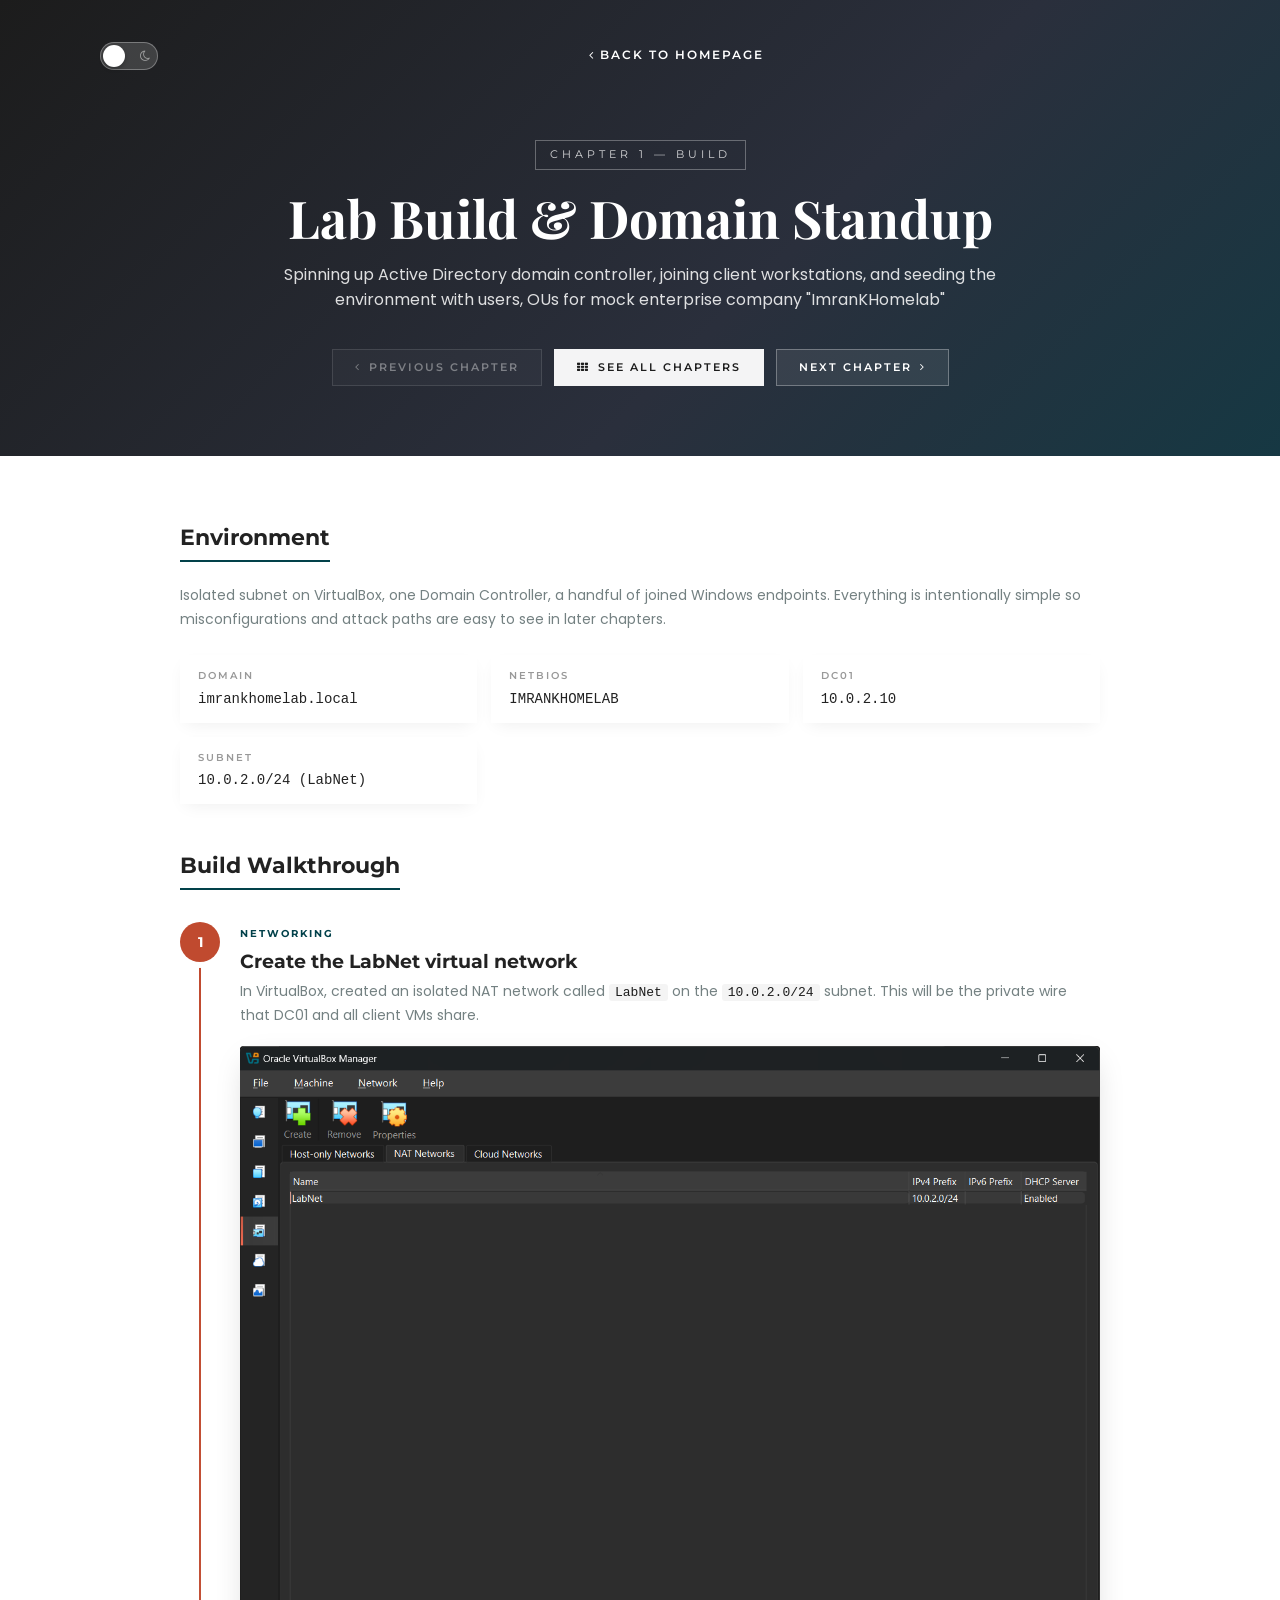
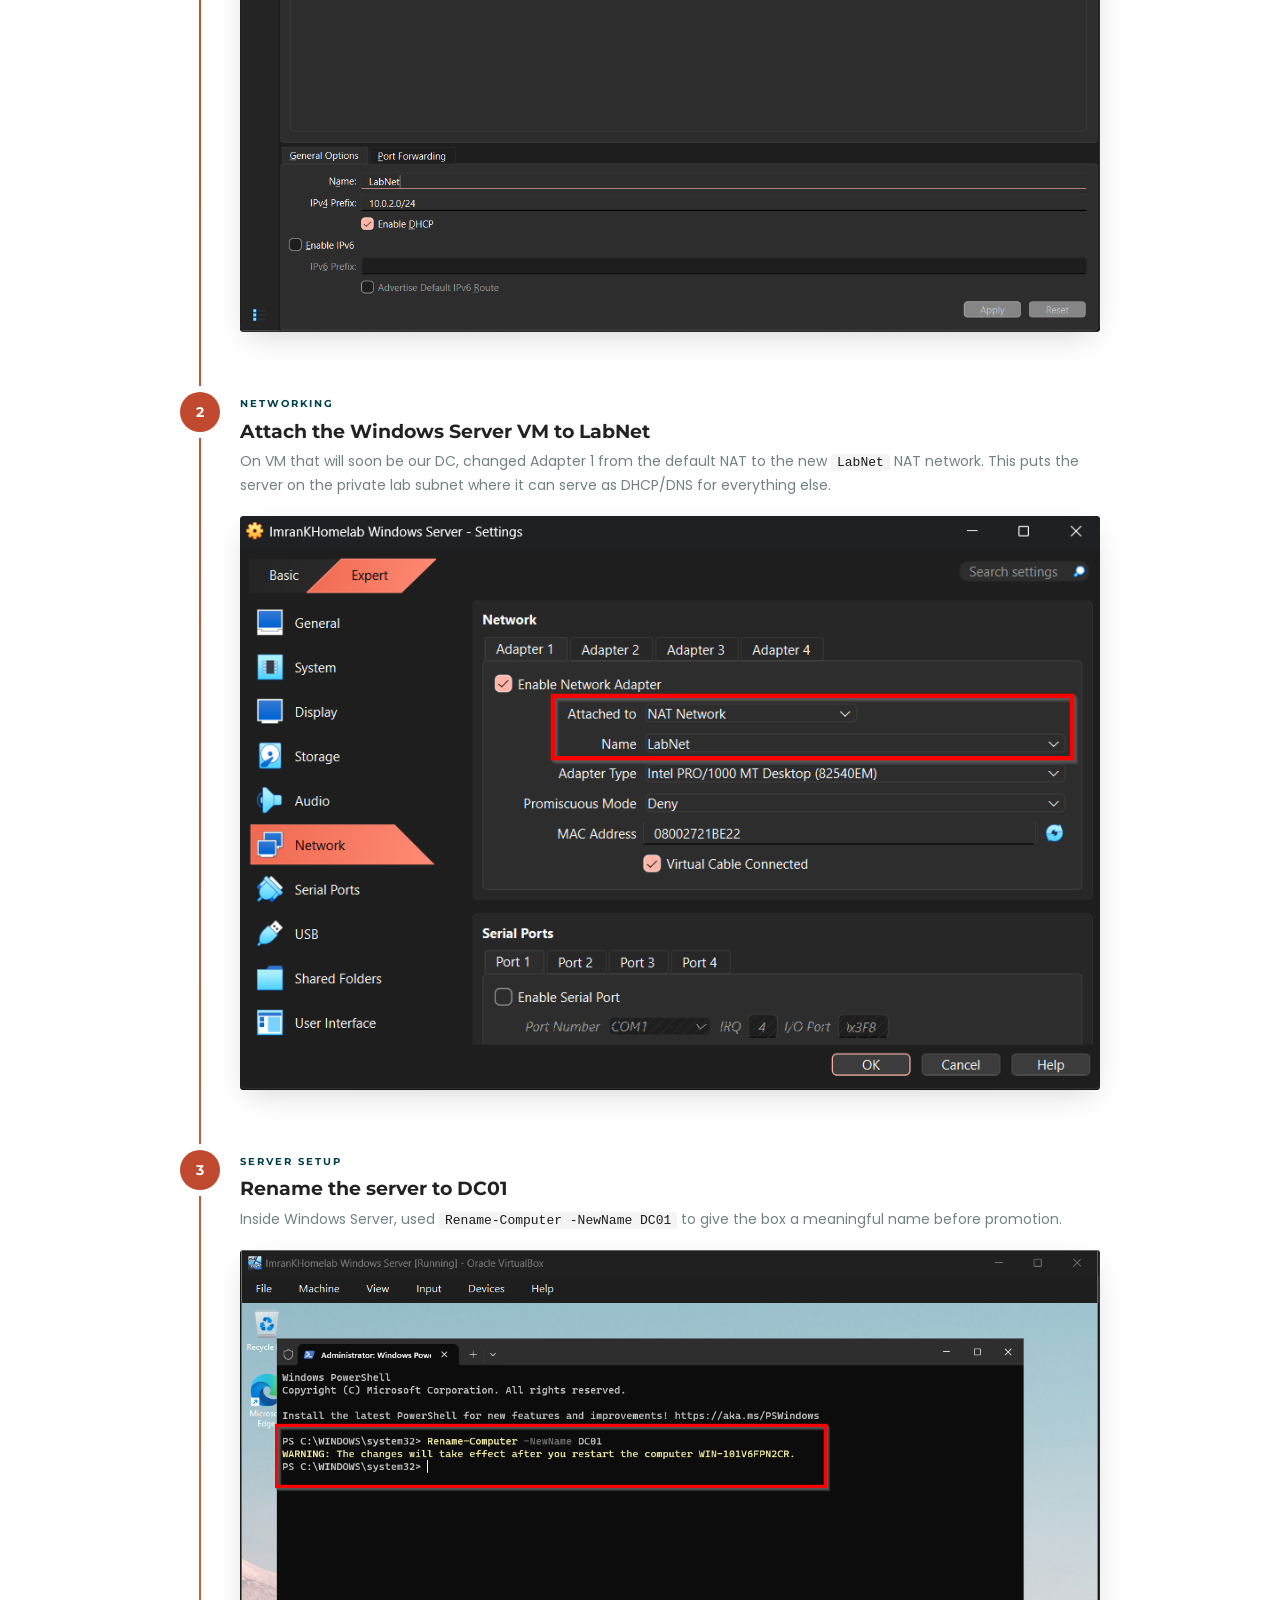
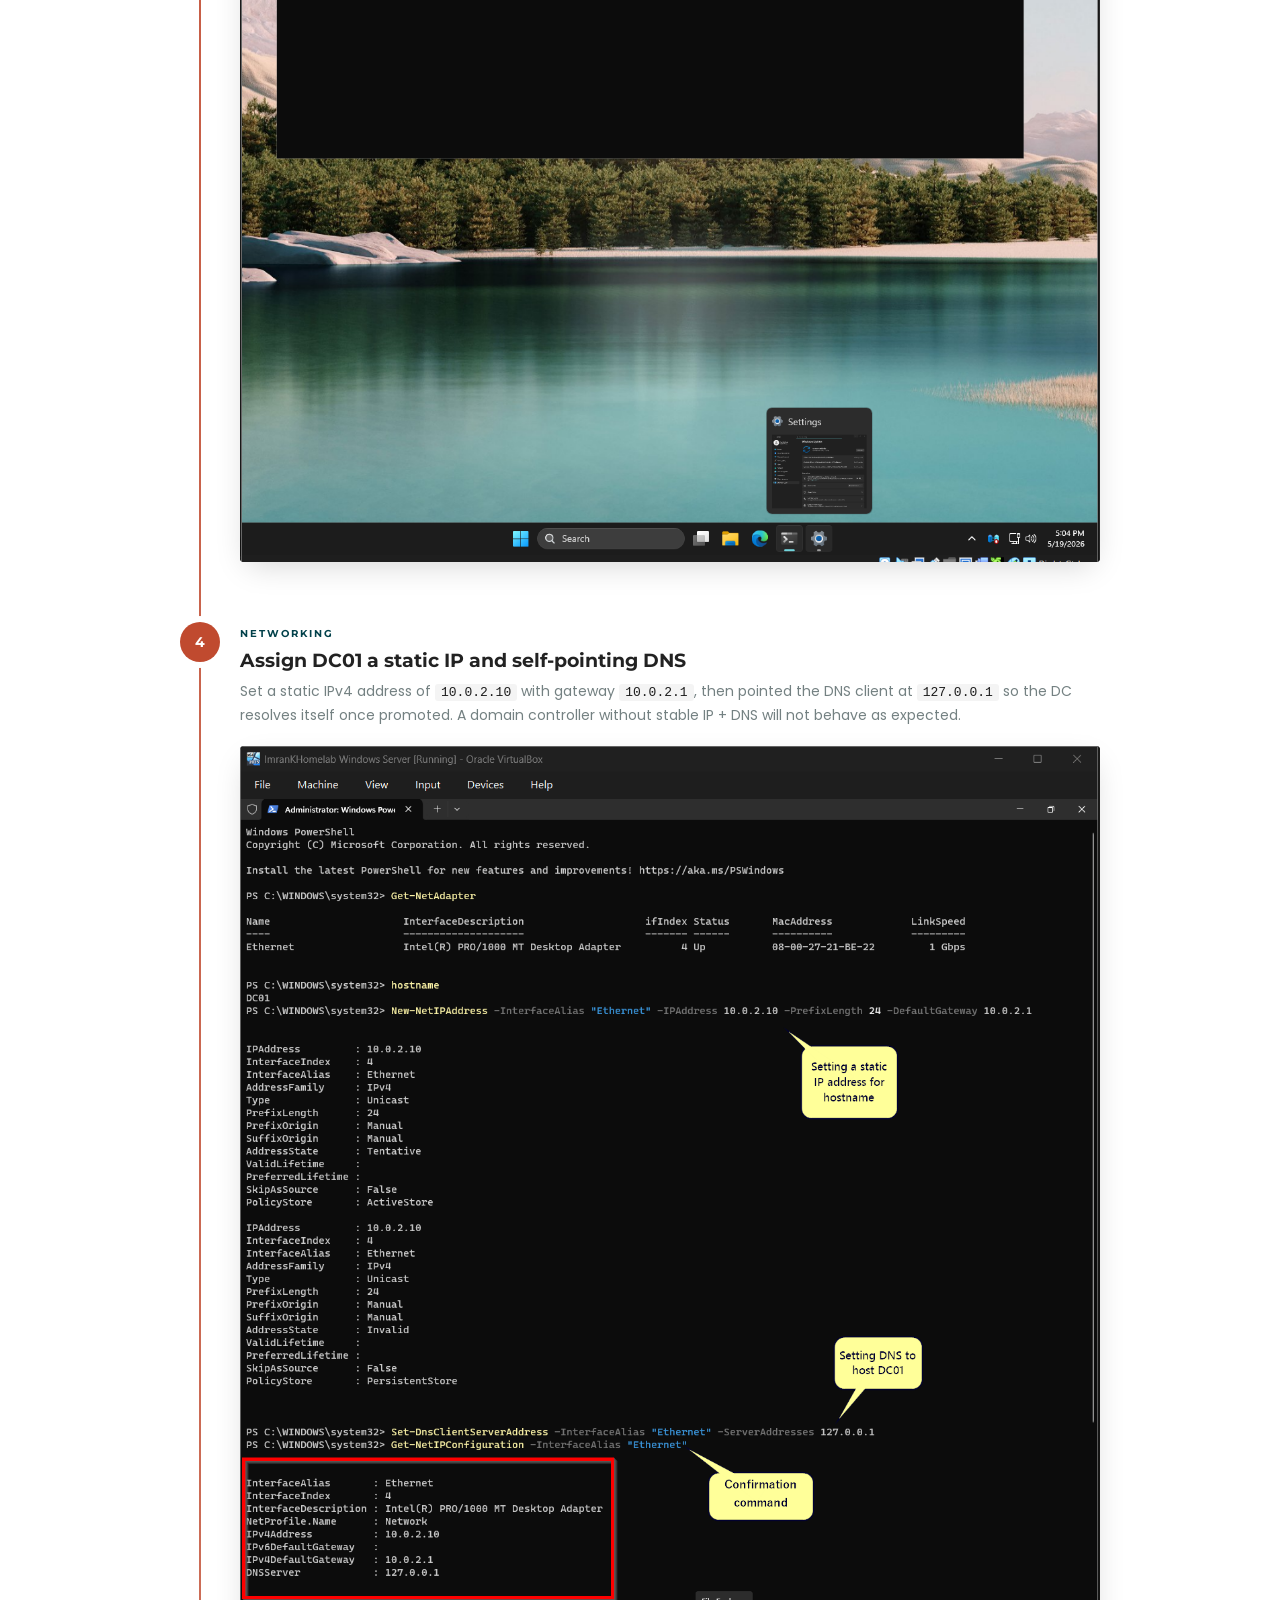
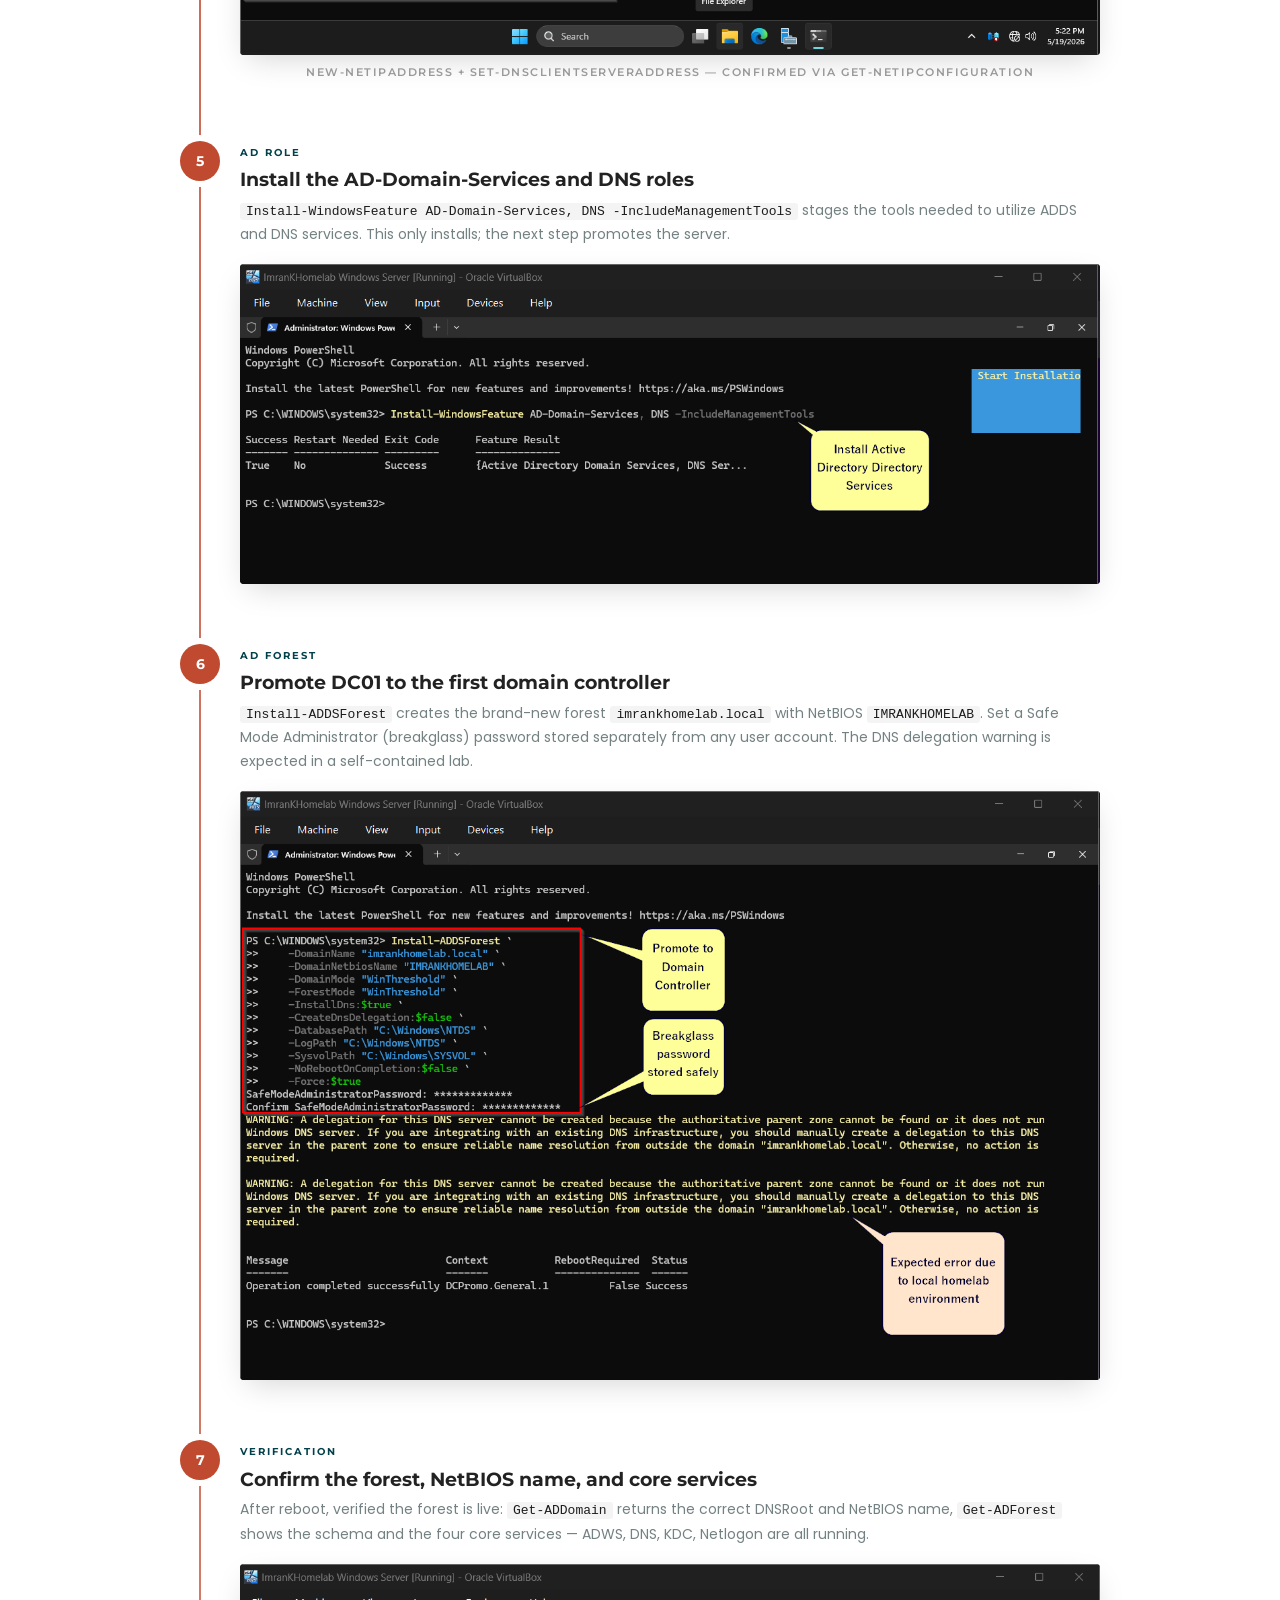
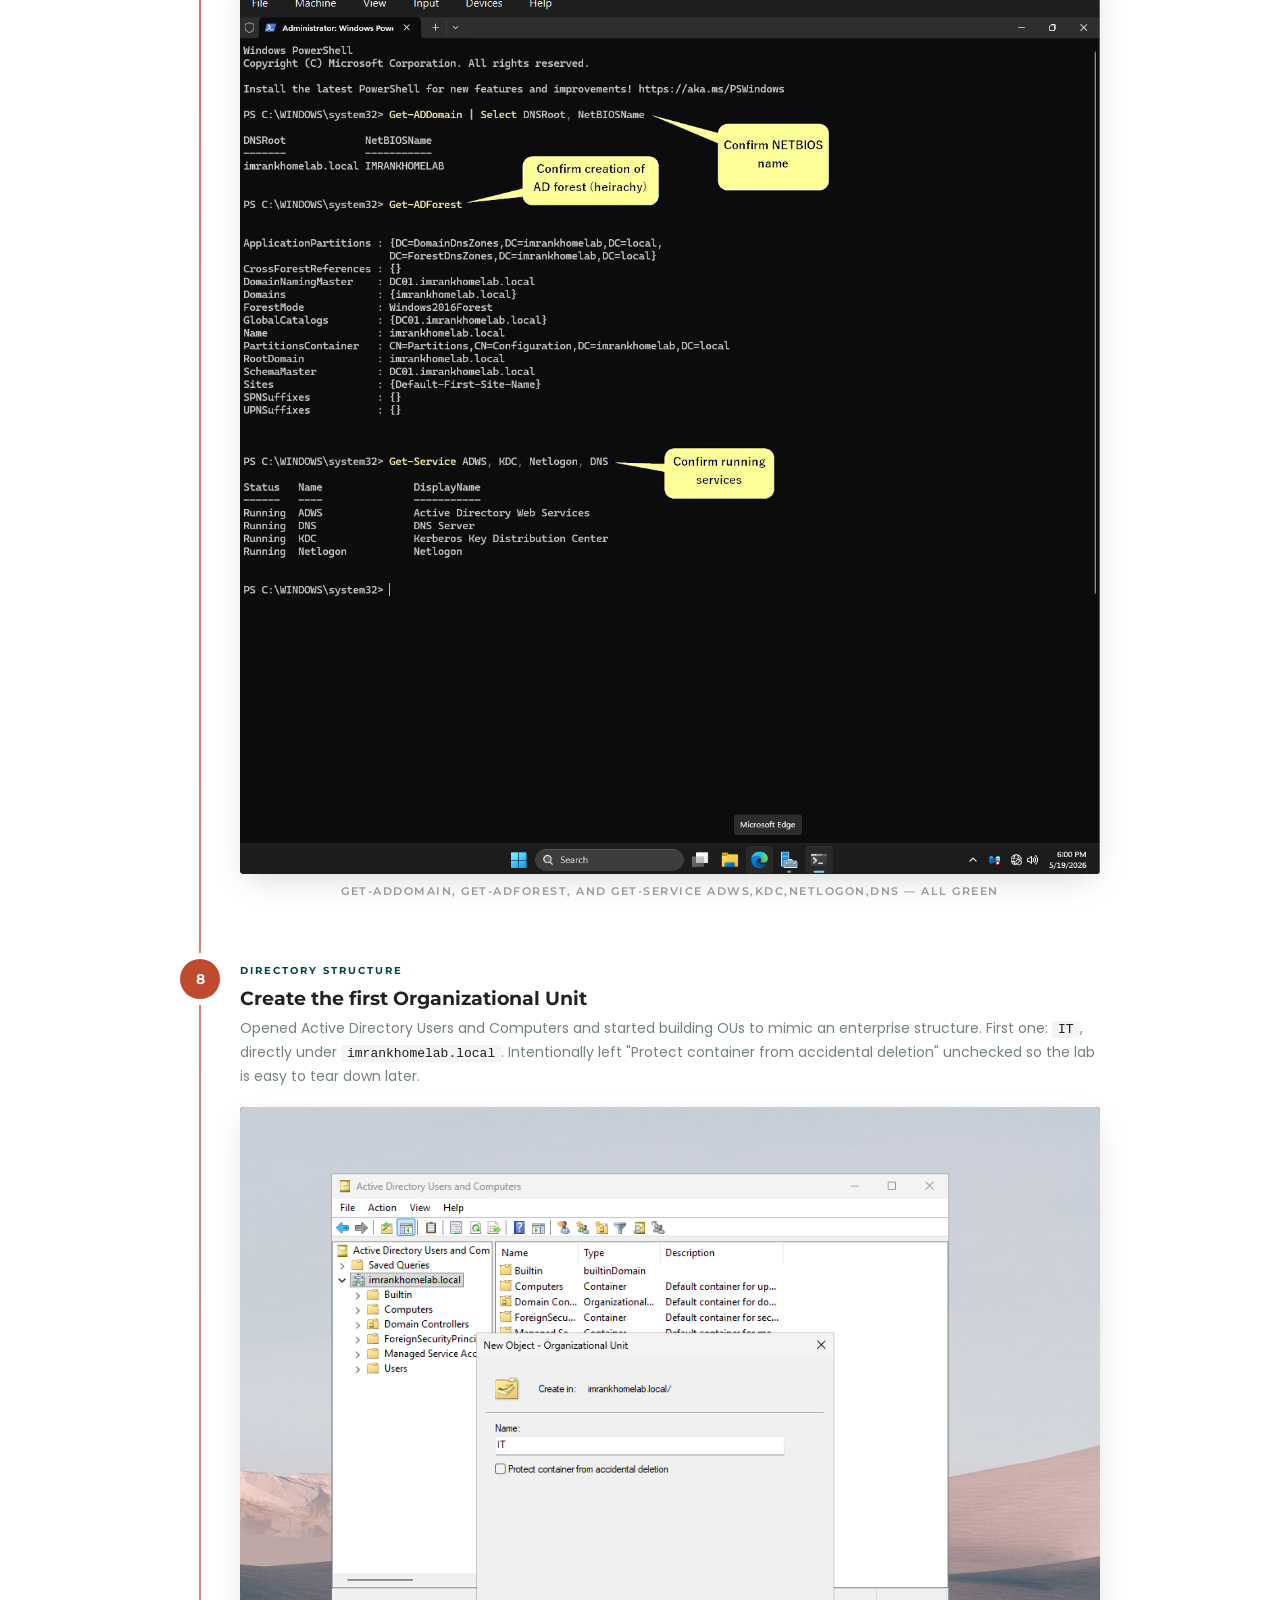
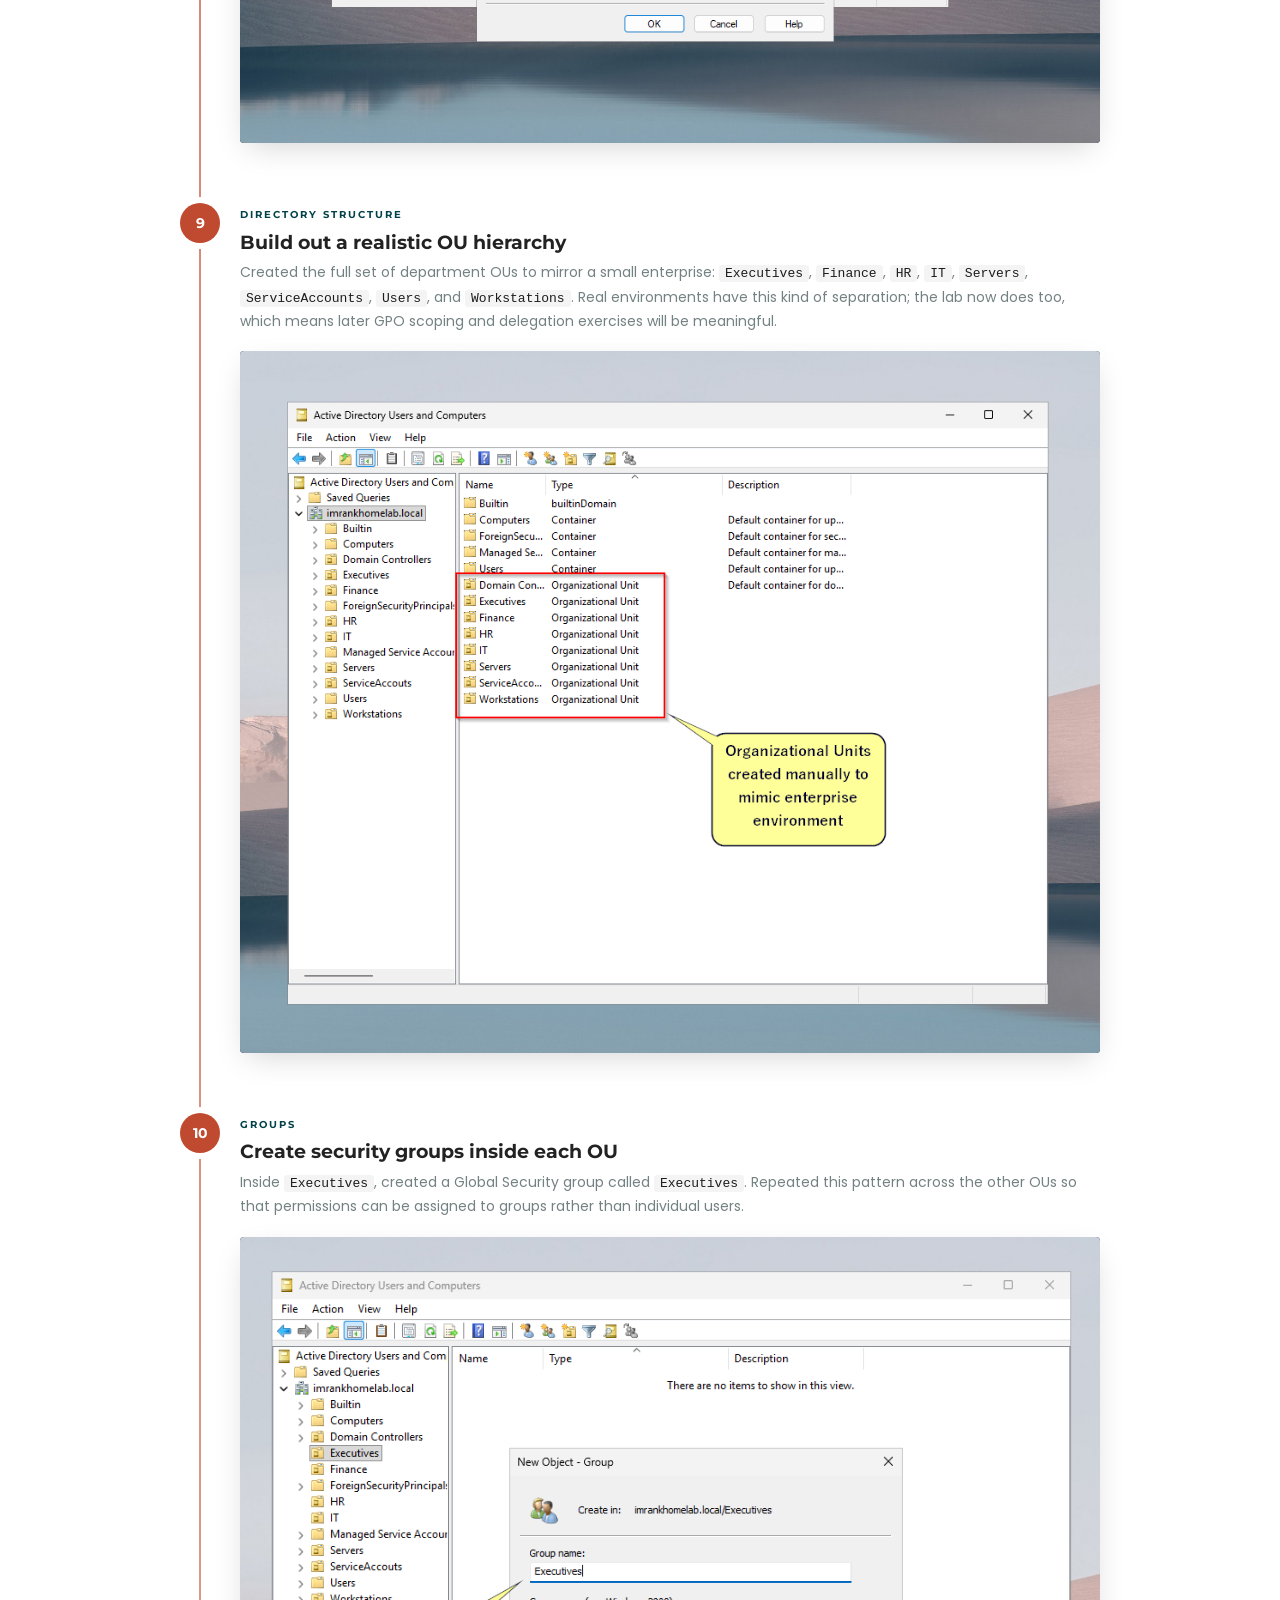
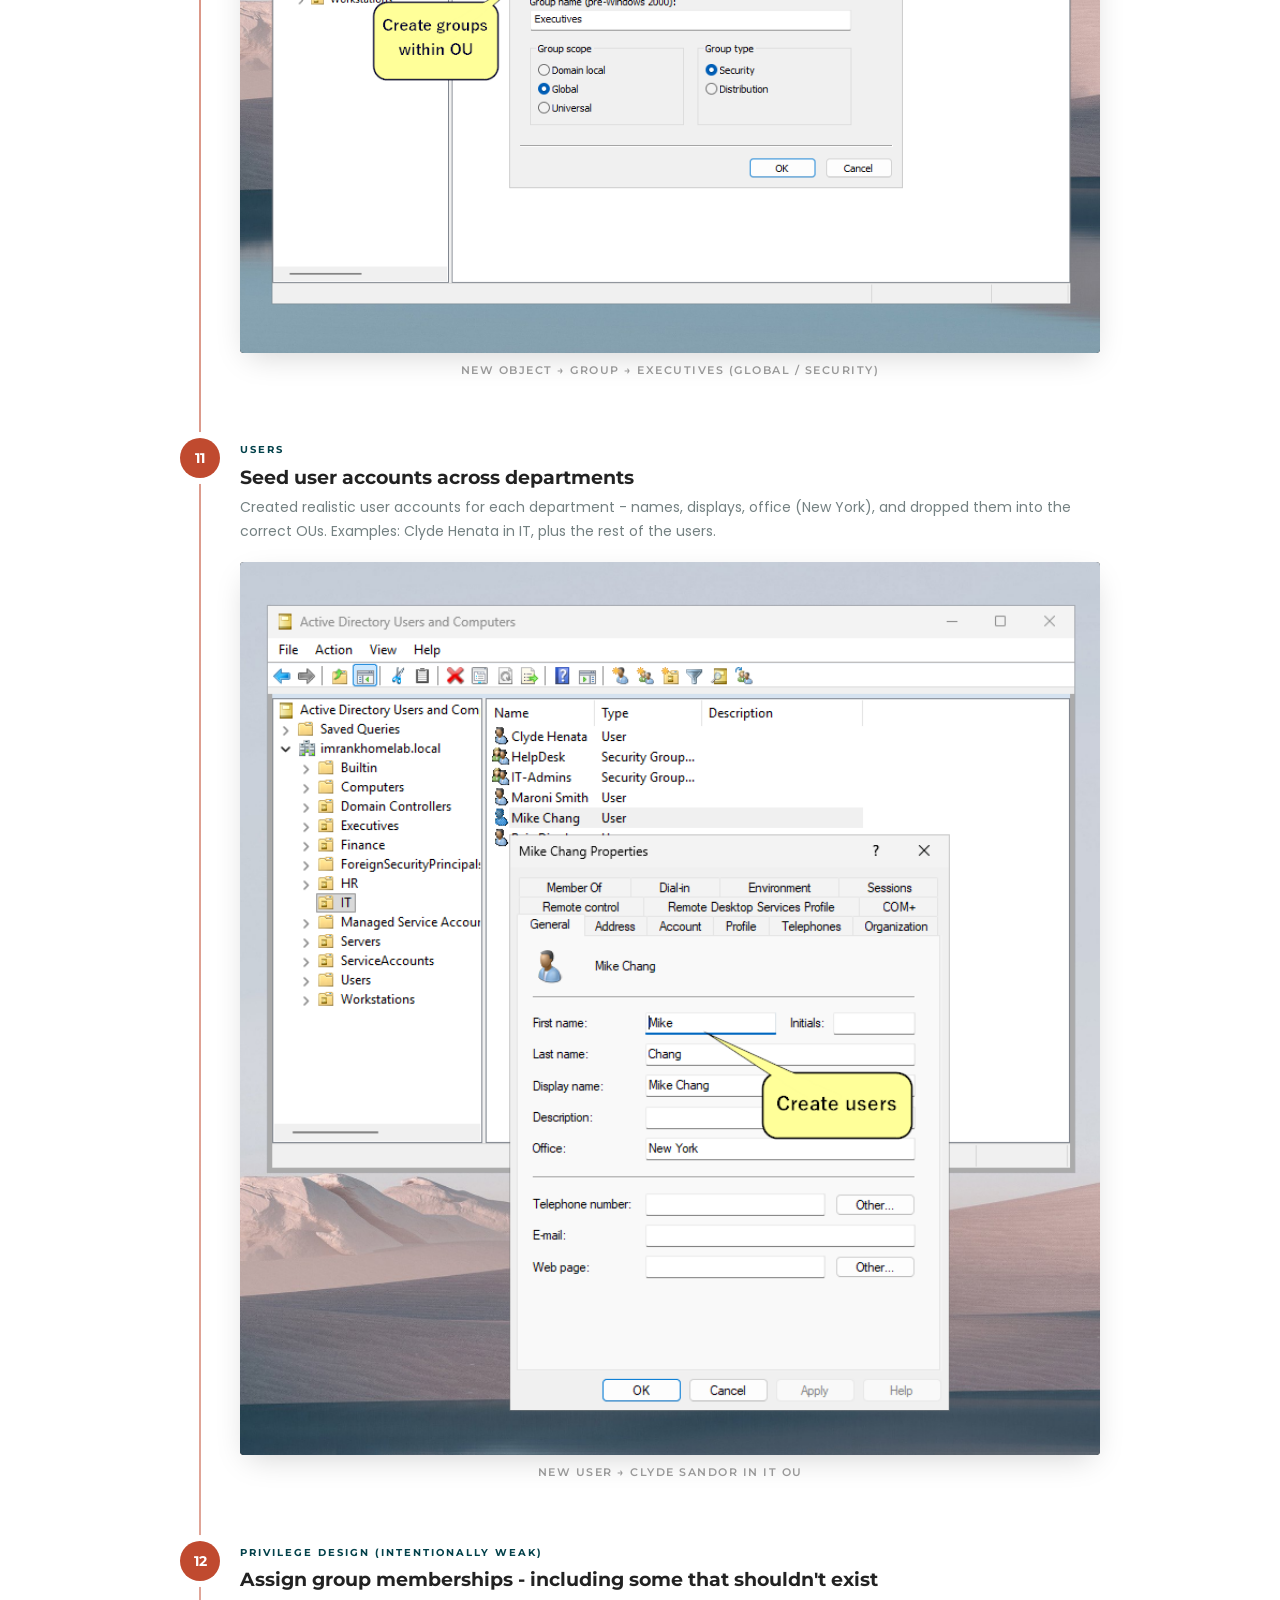
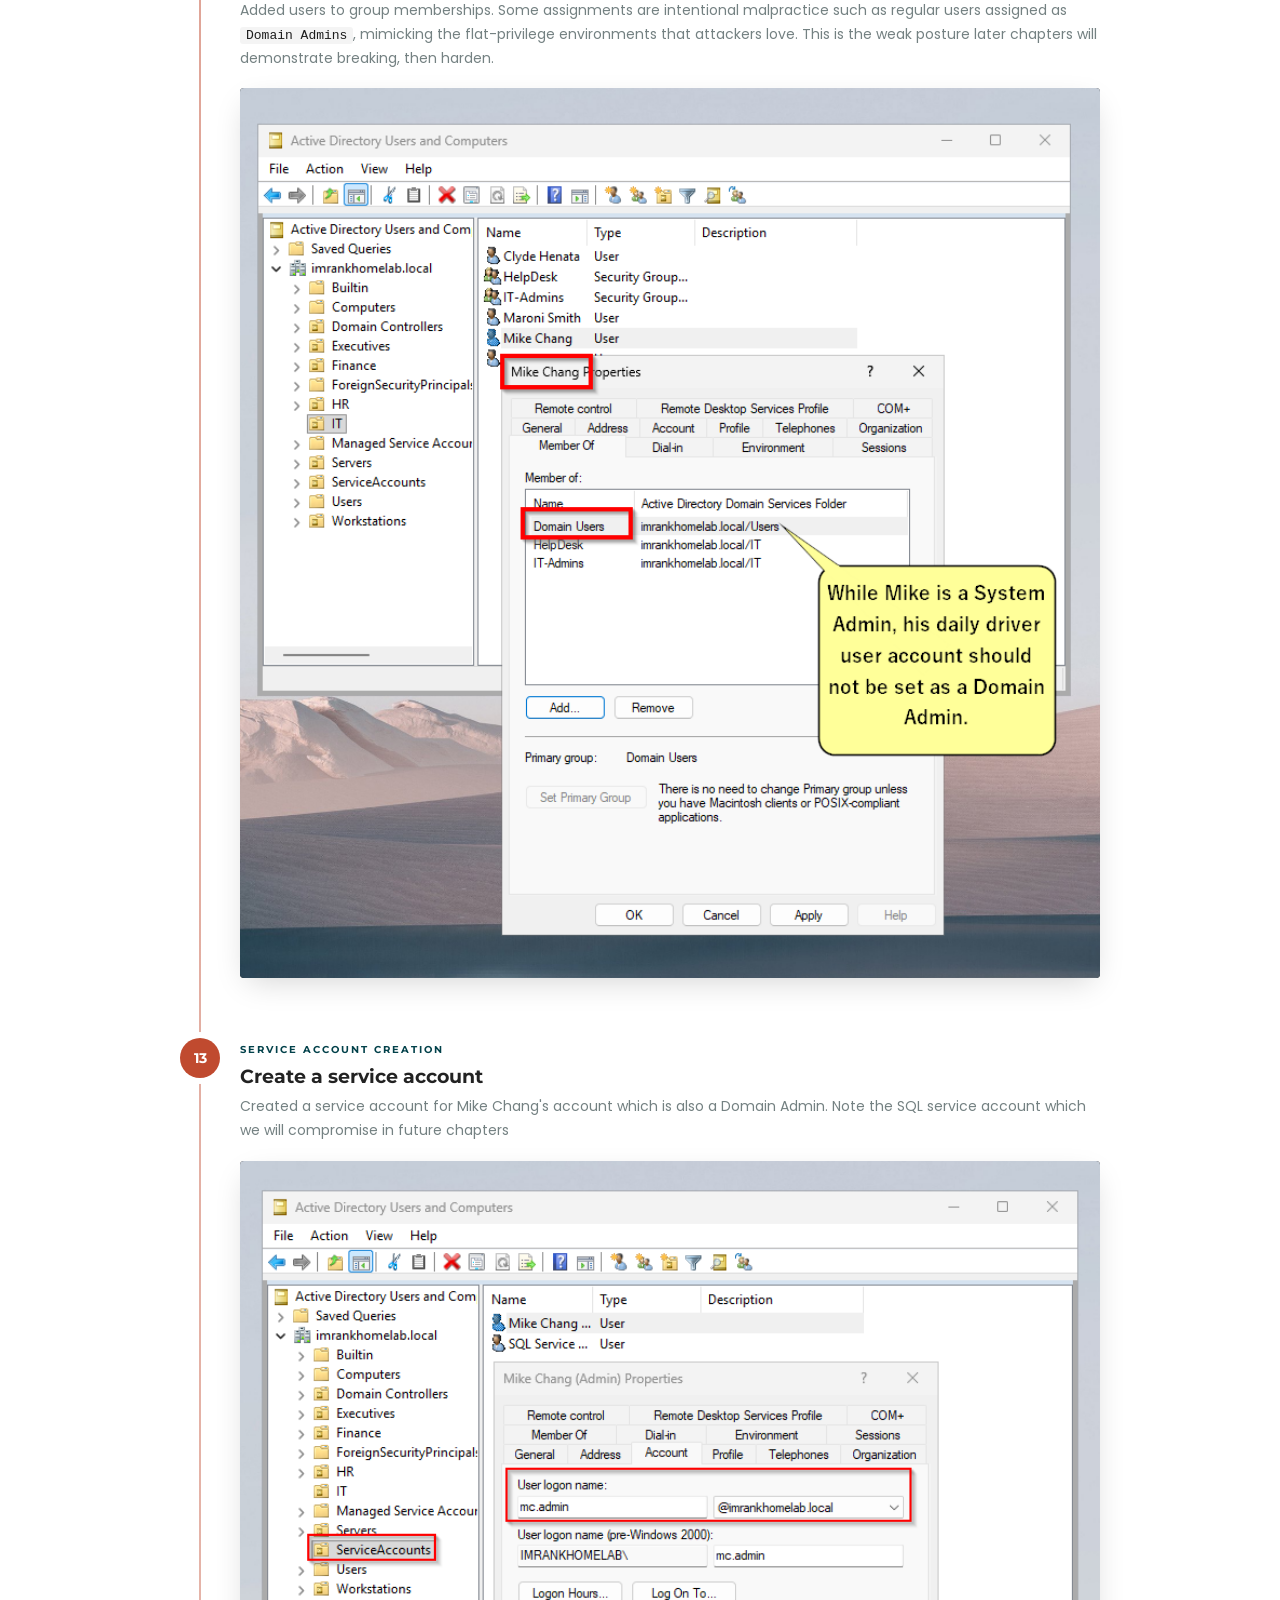
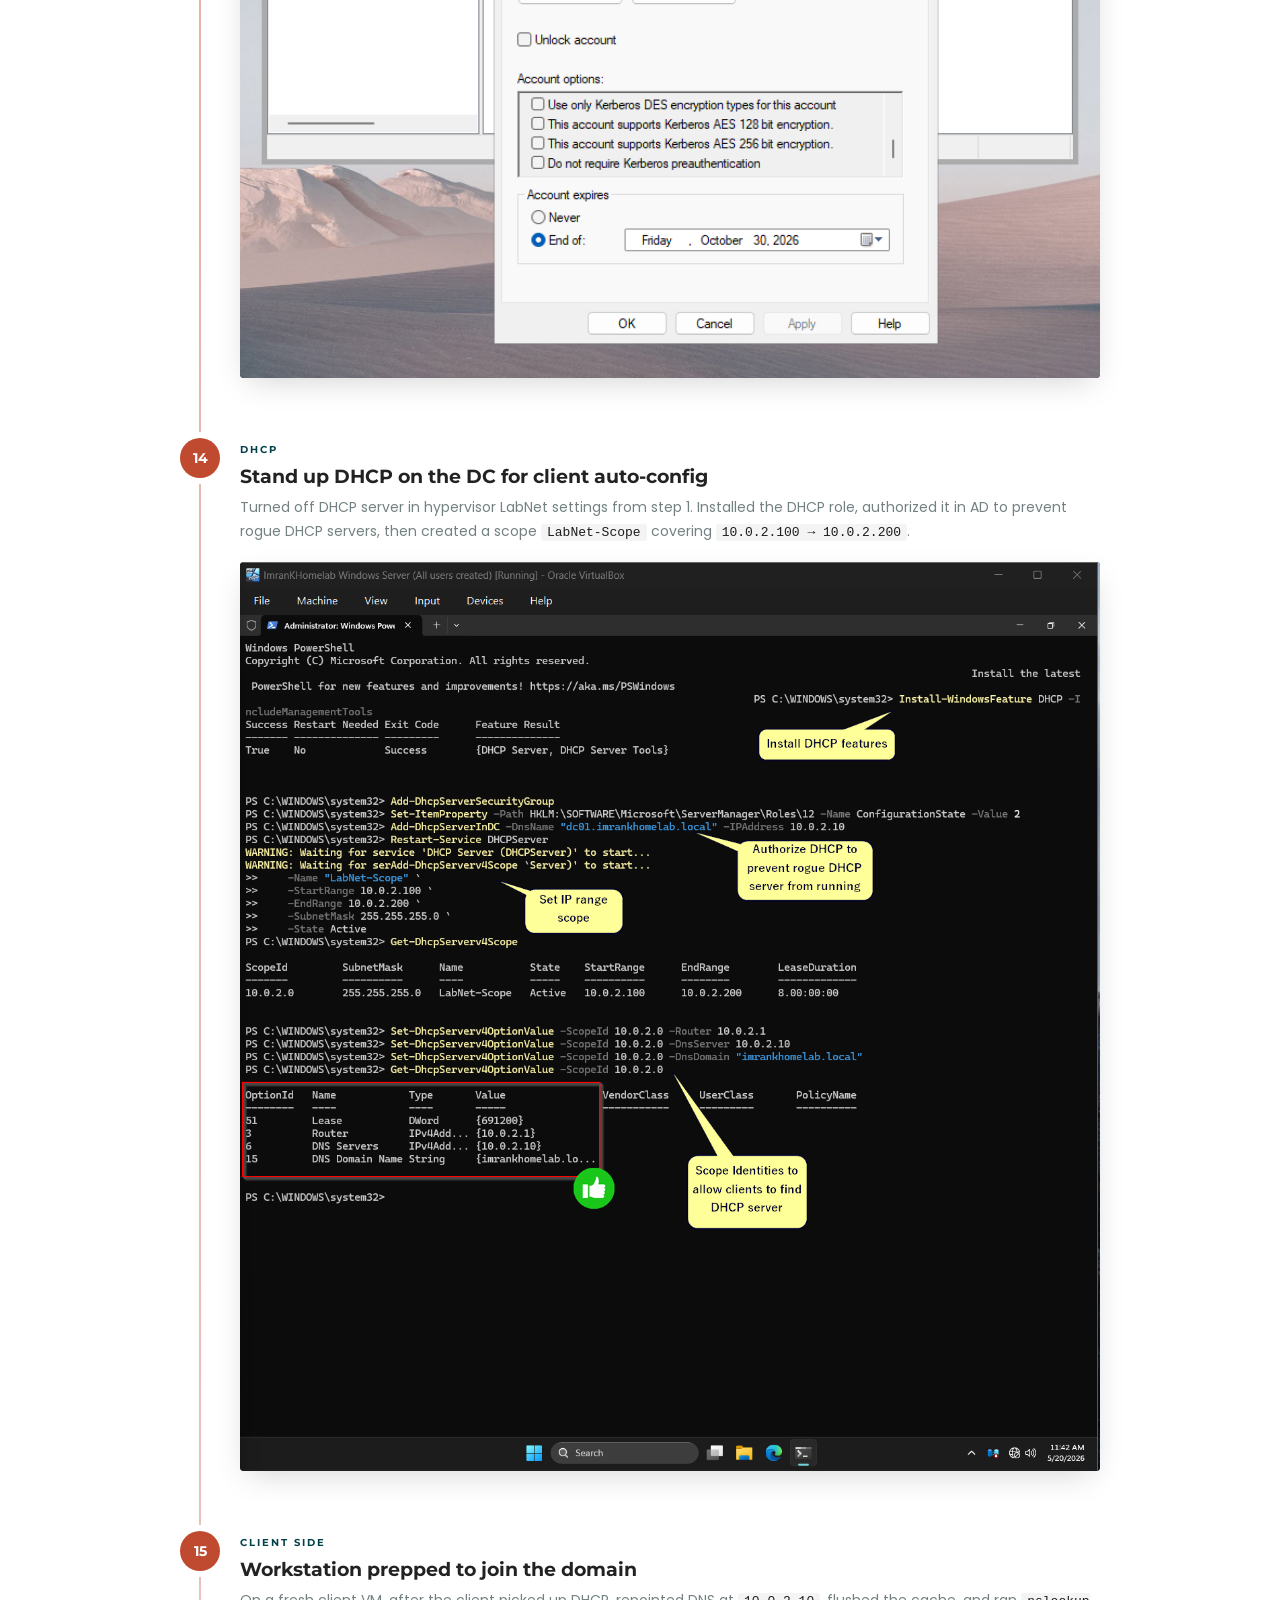
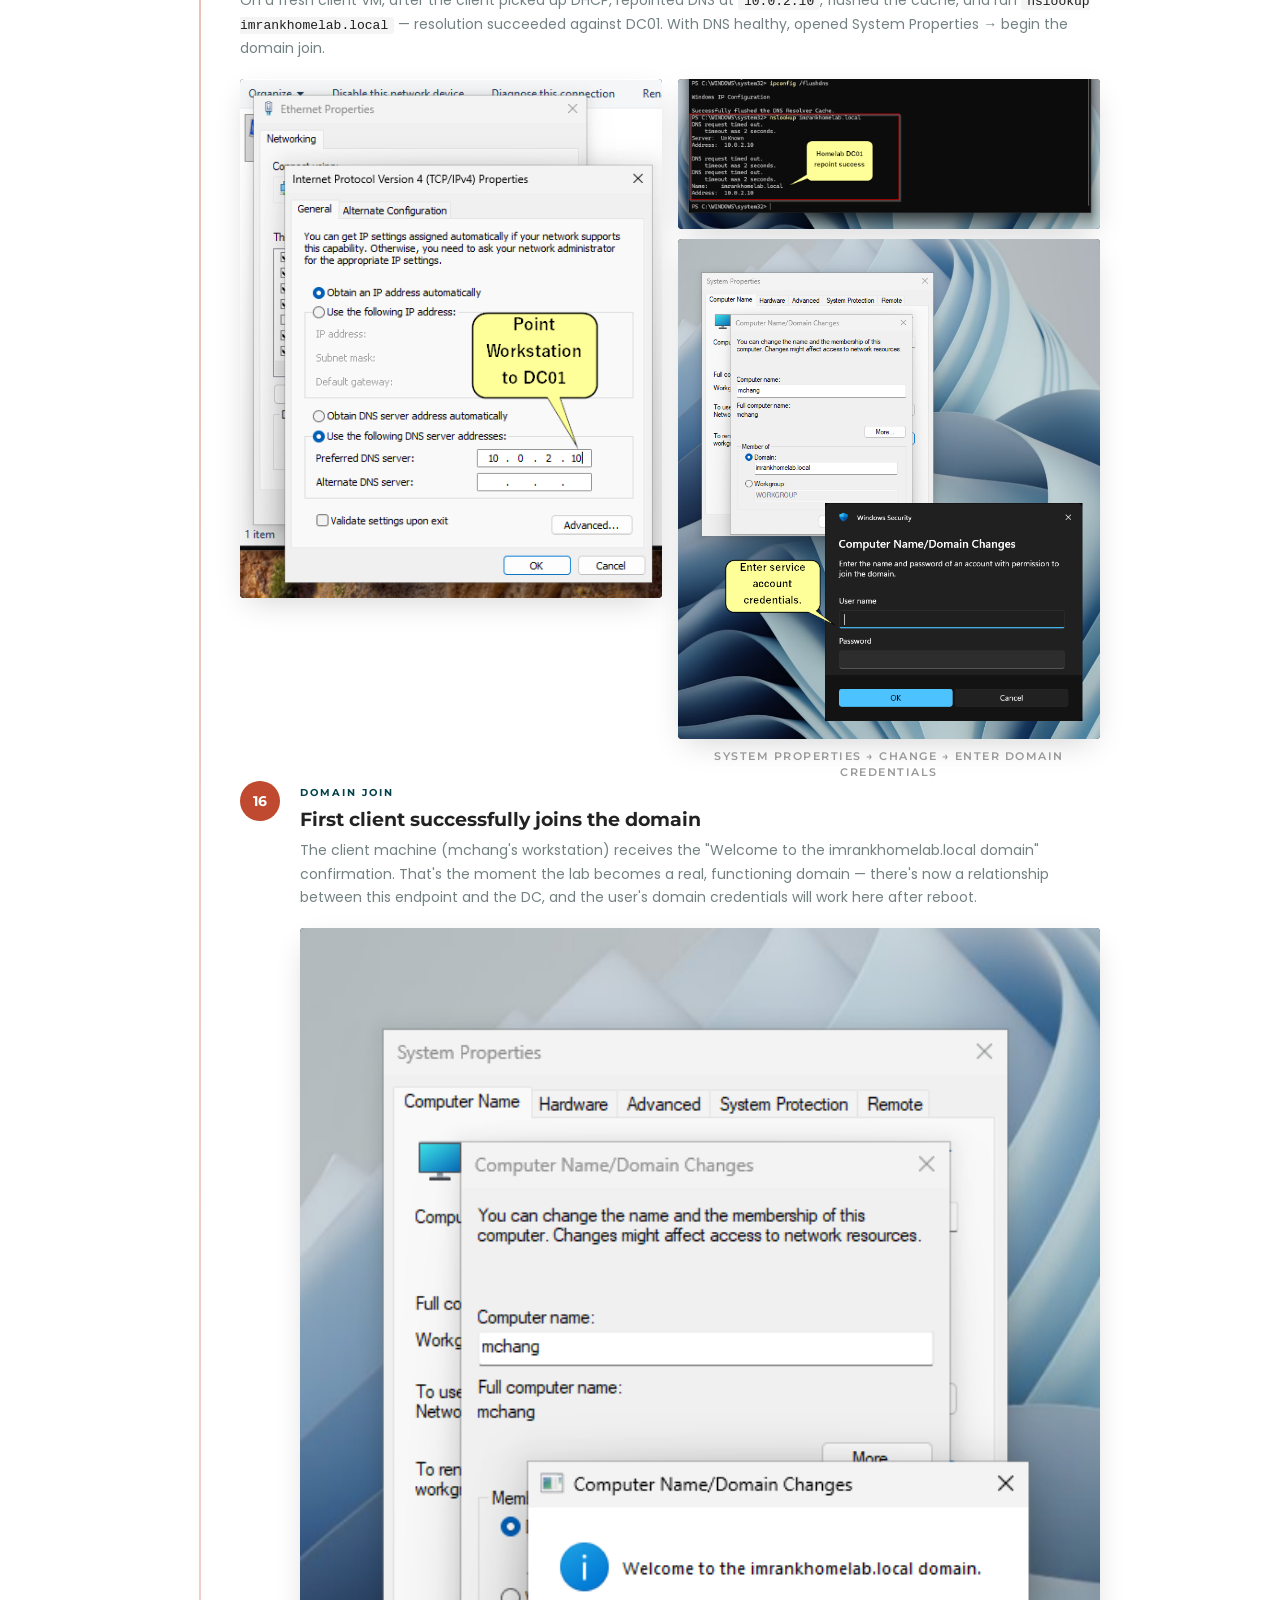
<file: homelab/chapter-1.html>
<!doctype html>
<html class="no-js" lang="en">
    <head>
        <meta charset="utf-8">
        <meta http-equiv="X-UA-Compatible" content="IE=edge">
        <meta name="viewport" content="width=device-width, initial-scale=1">
        <meta name="description" content="Chapter 1 of ImranKHomeLab — Active Directory domain build, OU structure, user provisioning, and intentional misconfigurations for later attack exercises.">
        <title>Chapter 1: Lab Build &amp; Domain Standup — Imran Khalique Homelab</title>
        <link href="../img/favicon.ico" rel="icon" type="image/png">
        <link rel="stylesheet" href="../css/bootstrap.min.css">
        <link href="https://fonts.googleapis.com/css?family=Montserrat:200,300,400,500,600,700,800,900" rel="stylesheet">
        <link href="https://fonts.googleapis.com/css?family=Poppins:200,300,400,500,600,700,800" rel="stylesheet">
        <link href="https://fonts.googleapis.com/css2?family=Playfair+Display:wght@500;600;700;800;900&display=swap" rel="stylesheet">
        <link rel="stylesheet" href="../css/magnific-popup.css">
        <link rel="stylesheet" href="../css/font-awesome.min.css">
        <link rel="stylesheet" href="../css/et-line.css">
        <link rel="stylesheet" href="../css/style.css">
        <link rel="stylesheet" href="../css/theme.css?v=15">
        <script>(function(){try{var t=localStorage.getItem('ik-theme');if(t==='dark'){document.documentElement.setAttribute('data-theme','dark');}}catch(e){}})();</script>
    </head>
    <body>
        <!-- ====== Navigation ======  -->
        <nav class="navbar navbar-default">
            <div class="container">
                <div class="navbar-header">
                    <button type="button" class="navbar-toggle collapsed" data-toggle="collapse" data-target="#nav-icon-collapse" aria-expanded="false">
                        <span class="sr-only">Toggle navigation</span>
                        <span class="icon-bar"></span>
                        <span class="icon-bar"></span>
                        <span class="icon-bar"></span>
                    </button>
                </div>
                <div class="collapse navbar-collapse" id="nav-icon-collapse">
                    <div class="theme-switch-wrap">
                        <label class="theme-switch" title="Toggle light and dark mode">
                            <input type="checkbox" class="theme-switch-input" aria-label="Toggle light and dark mode">
                            <span class="theme-switch-track">
                                <i class="fa fa-sun-o theme-switch-sun" aria-hidden="true"></i>
                                <i class="fa fa-moon-o theme-switch-moon" aria-hidden="true"></i>
                                <span class="theme-switch-thumb"></span>
                            </span>
                        </label>
                    </div>
                    <ul class="nav navbar-nav nav-centered">
                        <li><a href="../index.html#homelab" class="chapter-page-nav"><i class="fa fa-angle-left" aria-hidden="true"></i> Back to homepage</a></li>
                    </ul>
                </div>
            </div>
        </nav>
        <!-- ====== Chapter Hero ====== -->
        <section class="chapter-hero">
            <div class="container">
                <span class="ch-label">Chapter 1 — Build</span>
                <h1>Lab Build &amp; Domain Standup</h1>
                <p class="ch-sub">Spinning up Active Directory domain controller, joining client workstations, and seeding the environment with users, OUs for mock enterprise company "ImranKHomelab"</p>
                <div class="chapter-nav">
                    <span class="chnav-btn chnav-disabled" aria-disabled="true"><i class="fa fa-angle-left" aria-hidden="true"></i> Previous Chapter</span>
                    <a class="chnav-btn chnav-primary" href="../index.html#homelab"><i class="fa fa-th" aria-hidden="true"></i> See All Chapters</a>
                    <a class="chnav-btn" href="chapter-2.html">Next Chapter <i class="fa fa-angle-right" aria-hidden="true"></i></a>
                </div>
            </div>
        </section>
        <!-- ====== Chapter Body ====== -->
        <section class="chapter-body">
            <div class="container">
                <div class="col-md-offset-1 col-md-10">

                    <!-- Environment overview at the top -->
                    <div class="chapter-section">
                        <h2>Environment</h2>
                        <p class="section-lead">Isolated subnet on VirtualBox, one Domain Controller, a handful of joined Windows endpoints. Everything is intentionally simple so misconfigurations and attack paths are easy to see in later chapters.</p>
                        <div class="kv-grid">
                            <div class="kv"><span class="k">Domain</span><span class="v">imrankhomelab.local</span></div>
                            <div class="kv"><span class="k">NetBIOS</span><span class="v">IMRANKHOMELAB</span></div>
                            <div class="kv"><span class="k">DC01</span><span class="v">10.0.2.10</span></div>
                            <div class="kv"><span class="k">Subnet</span><span class="v">10.0.2.0/24 (LabNet)</span></div>
                        </div>
                    </div>

                    <!-- Walkthrough -->
                    <div class="chapter-section">
                        <h2>Build Walkthrough</h2>
                        <p class="section-lead">

                        <div class="walkthrough">

                            <!-- Step 1 -->
                            <div class="wt-step">
                                <span class="wt-step-num">1</span>
                                <span class="wt-step-tag">Networking</span>
                                <h3 class="wt-step-title">Create the LabNet virtual network</h3>
                                <p class="wt-step-summary">In VirtualBox, created an isolated NAT network called <code>LabNet</code> on the <code>10.0.2.0/24</code> subnet. This will be the private wire that DC01 and all client VMs share.</p>
                                <a class="wt-shot" href="../img/homelab/ch1/1.png"><img src="../img/homelab/ch1/1.png" alt="VirtualBox NAT Network LabNet"></a>
                                
                            </div>

                            <!-- Step 2 -->
                            <div class="wt-step">
                                <span class="wt-step-num">2</span>
                                <span class="wt-step-tag">Networking</span>
                                <h3 class="wt-step-title">Attach the Windows Server VM to LabNet</h3>
                                <p class="wt-step-summary">On VM that will soon be our DC, changed Adapter 1 from the default NAT to the new <code>LabNet</code> NAT network. This puts the server on the private lab subnet where it can serve as DHCP/DNS for everything else.</p>
                                <a class="wt-shot" href="../img/homelab/ch1/2.png"><img src="../img/homelab/ch1/2.png" alt="VM Network adapter attached to LabNet"></a>
                               
                            </div>

                            <!-- Step 3 -->
                            <div class="wt-step">
                                <span class="wt-step-num">3</span>
                                <span class="wt-step-tag">Server Setup</span>
                                <h3 class="wt-step-title">Rename the server to DC01</h3>
                                <p class="wt-step-summary">Inside Windows Server, used <code>Rename-Computer -NewName DC01</code> to give the box a meaningful name before promotion.</p>
                                <a class="wt-shot" href="../img/homelab/ch1/3.png"><img src="../img/homelab/ch1/3.png" alt="PowerShell Rename-Computer DC01"></a>
                                
                            </div>

                            <!-- Step 4 -->
                            <div class="wt-step">
                                <span class="wt-step-num">4</span>
                                <span class="wt-step-tag">Networking</span>
                                <h3 class="wt-step-title">Assign DC01 a static IP and self-pointing DNS</h3>
                                <p class="wt-step-summary">Set a static IPv4 address of <code>10.0.2.10</code> with gateway <code>10.0.2.1</code>, then pointed the DNS client at <code>127.0.0.1</code> so the DC resolves itself once promoted. A domain controller without stable IP + DNS will not behave as expected.</p>
                                <a class="wt-shot" href="../img/homelab/ch1/4.png"><img src="../img/homelab/ch1/4.png" alt="Static IP and DNS configuration"></a>
                                <div class="wt-shot-caption">New-NetIPAddress + Set-DnsClientServerAddress — confirmed via Get-NetIPConfiguration</div>
                            </div>

                            <!-- Step 5 -->
                            <div class="wt-step">
                                <span class="wt-step-num">5</span>
                                <span class="wt-step-tag">AD Role</span>
                                <h3 class="wt-step-title">Install the AD-Domain-Services and DNS roles</h3>
                                <p class="wt-step-summary"><code>Install-WindowsFeature AD-Domain-Services, DNS -IncludeManagementTools</code> stages the tools needed to utilize ADDS and DNS services. This only installs; the next step promotes the server.</p>
                                <a class="wt-shot" href="../img/homelab/ch1/5.png"><img src="../img/homelab/ch1/5.png" alt="Install-WindowsFeature AD-Domain-Services DNS"></a>            
                            </div>

                            <!-- Step 6 -->
                            <div class="wt-step">
                                <span class="wt-step-num">6</span>
                                <span class="wt-step-tag">AD Forest</span>
                                <h3 class="wt-step-title">Promote DC01 to the first domain controller</h3>
                                <p class="wt-step-summary"><code>Install-ADDSForest</code> creates the brand-new forest <code>imrankhomelab.local</code> with NetBIOS <code>IMRANKHOMELAB</code>. Set a Safe Mode Administrator (breakglass) password stored separately from any user account. The DNS delegation warning is expected in a self-contained lab.</p>
                                <a class="wt-shot" href="../img/homelab/ch1/6.png"><img src="../img/homelab/ch1/6.png" alt="Install-ADDSForest creating imrankhomelab.local"></a>                               
                            </div>

                            <!-- Step 7 -->
                            <div class="wt-step">
                                <span class="wt-step-num">7</span>
                                <span class="wt-step-tag">Verification</span>
                                <h3 class="wt-step-title">Confirm the forest, NetBIOS name, and core services</h3>
                                <p class="wt-step-summary">After reboot, verified the forest is live: <code>Get-ADDomain</code> returns the correct DNSRoot and NetBIOS name, <code>Get-ADForest</code> shows the schema and the four core services — ADWS, DNS, KDC, Netlogon are all running.</p>
                                <a class="wt-shot" href="../img/homelab/ch1/7.png"><img src="../img/homelab/ch1/7.png" alt="Forest, domain, and service verification"></a>
                                <div class="wt-shot-caption">Get-ADDomain, Get-ADForest, and Get-Service ADWS,KDC,Netlogon,DNS — all green</div>
                            </div>

                            <!-- Step 8 -->
                            <div class="wt-step">
                                <span class="wt-step-num">8</span>
                                <span class="wt-step-tag">Directory Structure</span>
                                <h3 class="wt-step-title">Create the first Organizational Unit</h3>
                                <p class="wt-step-summary">Opened Active Directory Users and Computers and started building OUs to mimic an enterprise structure. First one: <code>IT</code>, directly under <code>imrankhomelab.local</code>. Intentionally left "Protect container from accidental deletion" unchecked so the lab is easy to tear down later.</p>
                                <a class="wt-shot" href="../img/homelab/ch1/8.png"><img src="../img/homelab/ch1/8.png" alt="Creating IT Organizational Unit"></a>
                                
                            </div>

                            <!-- Step 9 -->
                            <div class="wt-step">
                                <span class="wt-step-num">9</span>
                                <span class="wt-step-tag">Directory Structure</span>
                                <h3 class="wt-step-title">Build out a realistic OU hierarchy</h3>
                                <p class="wt-step-summary">Created the full set of department OUs to mirror a small enterprise: <code>Executives</code>, <code>Finance</code>, <code>HR</code>, <code>IT</code>, <code>Servers</code>, <code>ServiceAccounts</code>, <code>Users</code>, and <code>Workstations</code>. Real environments have this kind of separation; the lab now does too, which means later GPO scoping and delegation exercises will be meaningful.</p>
                                <a class="wt-shot" href="../img/homelab/ch1/9.png"><img src="../img/homelab/ch1/9.png" alt="Full OU hierarchy in ADUC"></a>
                                
                            </div>

                            <!-- Step 10 -->
                            <div class="wt-step">
                                <span class="wt-step-num">10</span>
                                <span class="wt-step-tag">Groups</span>
                                <h3 class="wt-step-title">Create security groups inside each OU</h3>
                                <p class="wt-step-summary">Inside <code>Executives</code>, created a Global Security group called <code>Executives</code>. Repeated this pattern across the other OUs so that permissions can be assigned to groups rather than individual users.</p>
                                <a class="wt-shot" href="../img/homelab/ch1/10.png"><img src="../img/homelab/ch1/10.png" alt="Create security group Executives"></a>
                                <div class="wt-shot-caption">New Object → Group → Executives (Global / Security)</div>
                            </div>

                            <!-- Step 11 -->
                            <div class="wt-step">
                                <span class="wt-step-num">11</span>
                                <span class="wt-step-tag">Users</span>
                                <h3 class="wt-step-title">Seed user accounts across departments</h3>
                                <p class="wt-step-summary">Created realistic user accounts for each department - names, displays, office (New York), and dropped them into the correct OUs. Examples: Clyde Henata in IT, plus the rest of the users. </p>
                                <a class="wt-shot" href="../img/homelab/ch1/11.png"><img src="../img/homelab/ch1/11.png" alt="Create user Clyde Sandor"></a>
                                <div class="wt-shot-caption">New User → Clyde Sandor in IT OU</div>
                            </div>

                            <!-- Step 12 -->
                            <div class="wt-step">
                                <span class="wt-step-num">12</span>
                                <span class="wt-step-tag">Privilege Design (intentionally weak)</span>
                                <h3 class="wt-step-title">Assign group memberships - including some that shouldn't exist</h3>
                                <p class="wt-step-summary">Added users to group memberships. Some assignments are intentional malpractice such as regular users assigned as <code>Domain Admins</code>, mimicking the flat-privilege environments that attackers love. This is the weak posture later chapters will demonstrate breaking, then harden.</p>
                                <a class="wt-shot" href="../img/homelab/ch1/12.png"><img src="../img/homelab/ch1/12.png" alt="User added to Domain Admins"></a>
                                
                            </div>

                             <!-- Step 13 -->
                            <div class="wt-step">
                                <span class="wt-step-num">13</span>
                                <span class="wt-step-tag">Service Account Creation</span>
                                <h3 class="wt-step-title">Create a service account</h3>
                                <p class="wt-step-summary">Created a service account for Mike Chang's account which is also a Domain Admin. Note the SQL service account which we will compromise in future chapters</p>
                                <a class="wt-shot" href="../img/homelab/ch1/12a.png"><img src="../img/homelab/ch1/12a.png" alt="User added to Domain Admins"></a>
                                
                            </div>

                            <!-- Step 14 -->
                            <div class="wt-step">
                                <span class="wt-step-num">14</span>
                                <span class="wt-step-tag">DHCP</span>
                                <h3 class="wt-step-title">Stand up DHCP on the DC for client auto-config</h3>
                                <p class="wt-step-summary">Turned off DHCP server in hypervisor LabNet settings from step 1. Installed the DHCP role, authorized it in AD to prevent rogue DHCP servers, then created a scope <code>LabNet-Scope</code> covering <code>10.0.2.100 → 10.0.2.200</code>.</p>
                                <a class="wt-shot" href="../img/homelab/ch1/13.png"><img src="../img/homelab/ch1/13.png" alt="DHCP install and scope configuration"></a>
                                
                            </div>

                            <!-- Step 15a + 15b -->
                            <div class="wt-step">
                                <span class="wt-step-num">15</span>
                                <span class="wt-step-tag">Client Side</span>
                                <h3 class="wt-step-title">Workstation prepped to join the domain</h3>
                                <p class="wt-step-summary">On a fresh client VM, after the client picked up DHCP, repointed DNS at <code>10.0.2.10</code>, flushed the cache, and ran <code>nslookup imrankhomelab.local</code> — resolution succeeded against DC01. With DNS healthy, opened System Properties → begin the domain join.</p>
                                <div class="wt-shot-pair">
                                    <div>
                                        <a class="wt-shot" href="../img/homelab/ch1/13aa.png"><img src="../img/homelab/ch1/13aa.png" alt="nslookup imrankhomelab.local success"></a>
                                        <div class="wt-shot-caption"></div>
                                    </div>
                                    <div>
                                        <a class="wt-shot" href="../img/homelab/ch1/13ab.png"><img src="../img/homelab/ch1/13ab.png" alt="Domain join credential prompt"></a>
                                        <div class="wt-shot-caption"></div>
                                         <div>
                                        <a class="wt-shot" href="../img/homelab/ch1/13b.png"><img src="../img/homelab/ch1/13b.png" alt="Domain join credential prompt"></a>
                                        <div class="wt-shot-caption">System Properties → Change → enter domain credentials</div>
                                    </div>
                                </div>
                            </div>

                            <!-- Step 16 (renamed) -->
                            <div class="wt-step">
                                <span class="wt-step-num">16</span>
                                <span class="wt-step-tag">Domain Join</span>
                                <h3 class="wt-step-title">First client successfully joins the domain</h3>
                                <p class="wt-step-summary">The client machine (mchang's workstation) receives the "Welcome to the imrankhomelab.local domain" confirmation. That's the moment the lab becomes a real, functioning domain — there's now a relationship between this endpoint and the DC, and the user's domain credentials will work here after reboot.</p>
                                <a class="wt-shot" href="../img/homelab/ch1/14.png"><img src="../img/homelab/ch1/14.png" alt="Welcome to imrankhomelab.local domain"></a>
                                <div class="wt-shot-caption">Welcome to the imrankhomelab.local domain — first endpoint joined</div>
                            </div>

                            <!-- Step 17 -->
                            <div class="wt-step">
                                <span class="wt-step-num">17</span>
                                <span class="wt-step-tag">Verification</span>
                                <h3 class="wt-step-title">Log in as a domain user</h3>
                                <p class="wt-step-summary">After reboot, logged into the workstation using domain credentials (<code>IMRANKHOMELAB\mchang</code>). The Windows 11 welcome screen authenticating against the DC confirms end-to-end success: DC promoted, DHCP serving, DNS resolving, client joined, domain credential validated.</p>
                                <a class="wt-shot" href="../img/homelab/ch1/15.png"><img src="../img/homelab/ch1/15.png" alt="Mike Chang logged into domain"></a>
                               
                            </div>

                        </div>
                    </div>

                    <!-- Findings -->
                    <div class="chapter-section">
                        <h2>Findings</h2>
                        <p class="section-lead">Observations from the build phase — the conditions later chapters will exploit and then remediate.</p>
                        <ul class="findings-list">
                            <li><strong>Flat admin model</strong>Regular users sit inside Domain Admins. No Tier-0 separation. A single endpoint compromise can lead straight to forest takeover.</li>
                            <li><strong>Service account in step 13 ready to be Kerberoasted</strong>The ServiceAccounts OU will hold an SPN-bound account (<code>svc_sqlserver</code>) with a weak password.</li>
                            <li><strong>No password policy hardening</strong>Default domain password policy only. Complexity is on by default but minimum length is 7 and no fine-grained policies are applied yet.</li>
                            <li><strong>Audit policy is default</strong>Event logs or any ingestion for that matter has not been set up yet which results in severe blindspots</li>
                        </ul>
                    </div>

                </div>
            </div>
        </section>
        <footer>
            <div class="container text-center">
                <div class="row">
                    <p>&copy; 2026 Imran Khalique. All Rights Reserved.</p>
                </div>
            </div>
        </footer>
        <script src="../js/jquery.min.js"></script>
        <script src="../js/bootstrap.min.js"></script>
        <script src="../js/jquery.magnific-popup.min.js"></script>
        <script src="../js/theme.js?v=7"></script>
        <script>
            (function ($) {
                if (typeof $ === 'undefined' || !$.fn.magnificPopup) { return; }
                // Walkthrough: each step's screenshot opens in a lightbox.
                // All screenshots on the page form one gallery, so users can
                // page forward/back through every shot.
                $('.walkthrough').magnificPopup({
                    delegate: 'a.wt-shot',
                    type: 'image',
                    gallery: { enabled: true, navigateByImgClick: true, preload: [0, 1] },
                    mainClass: 'mfp-fade'
                });
            })(jQuery);
        </script>
    </body>
</html>
</file>
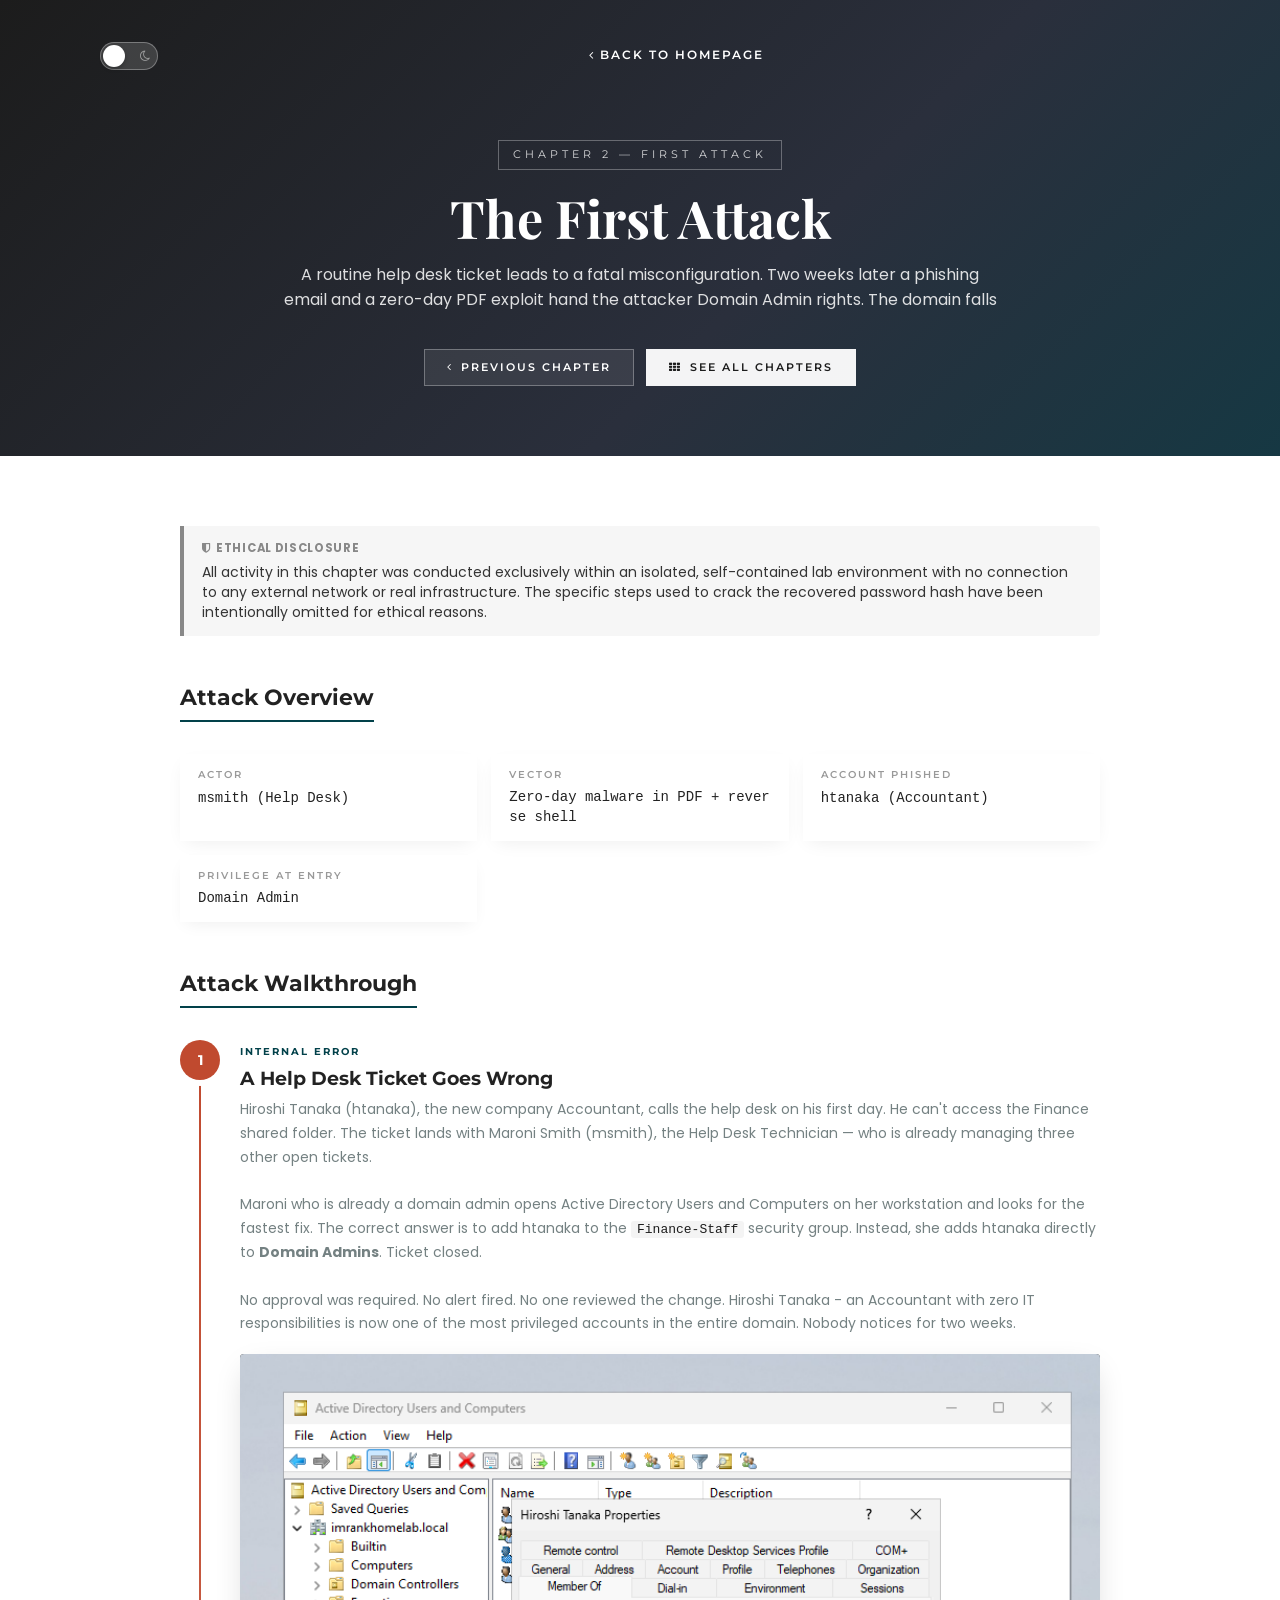
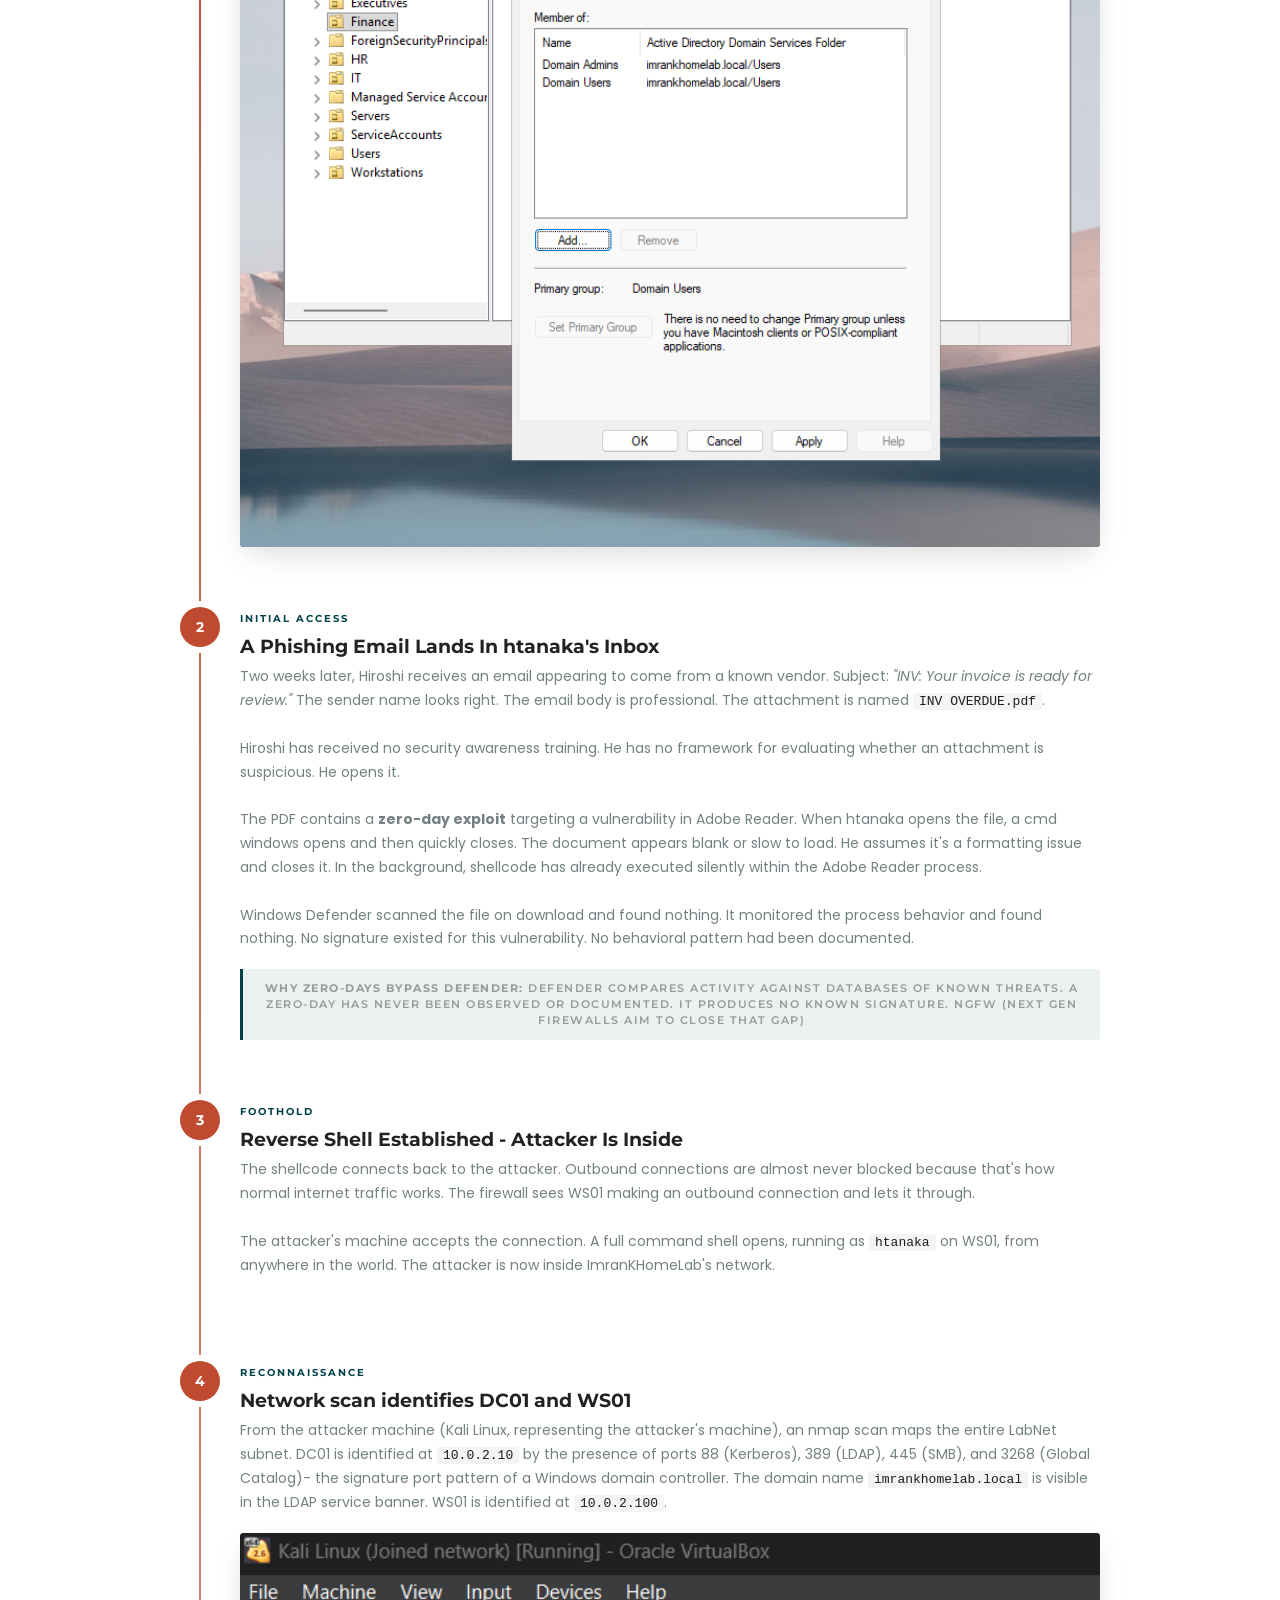
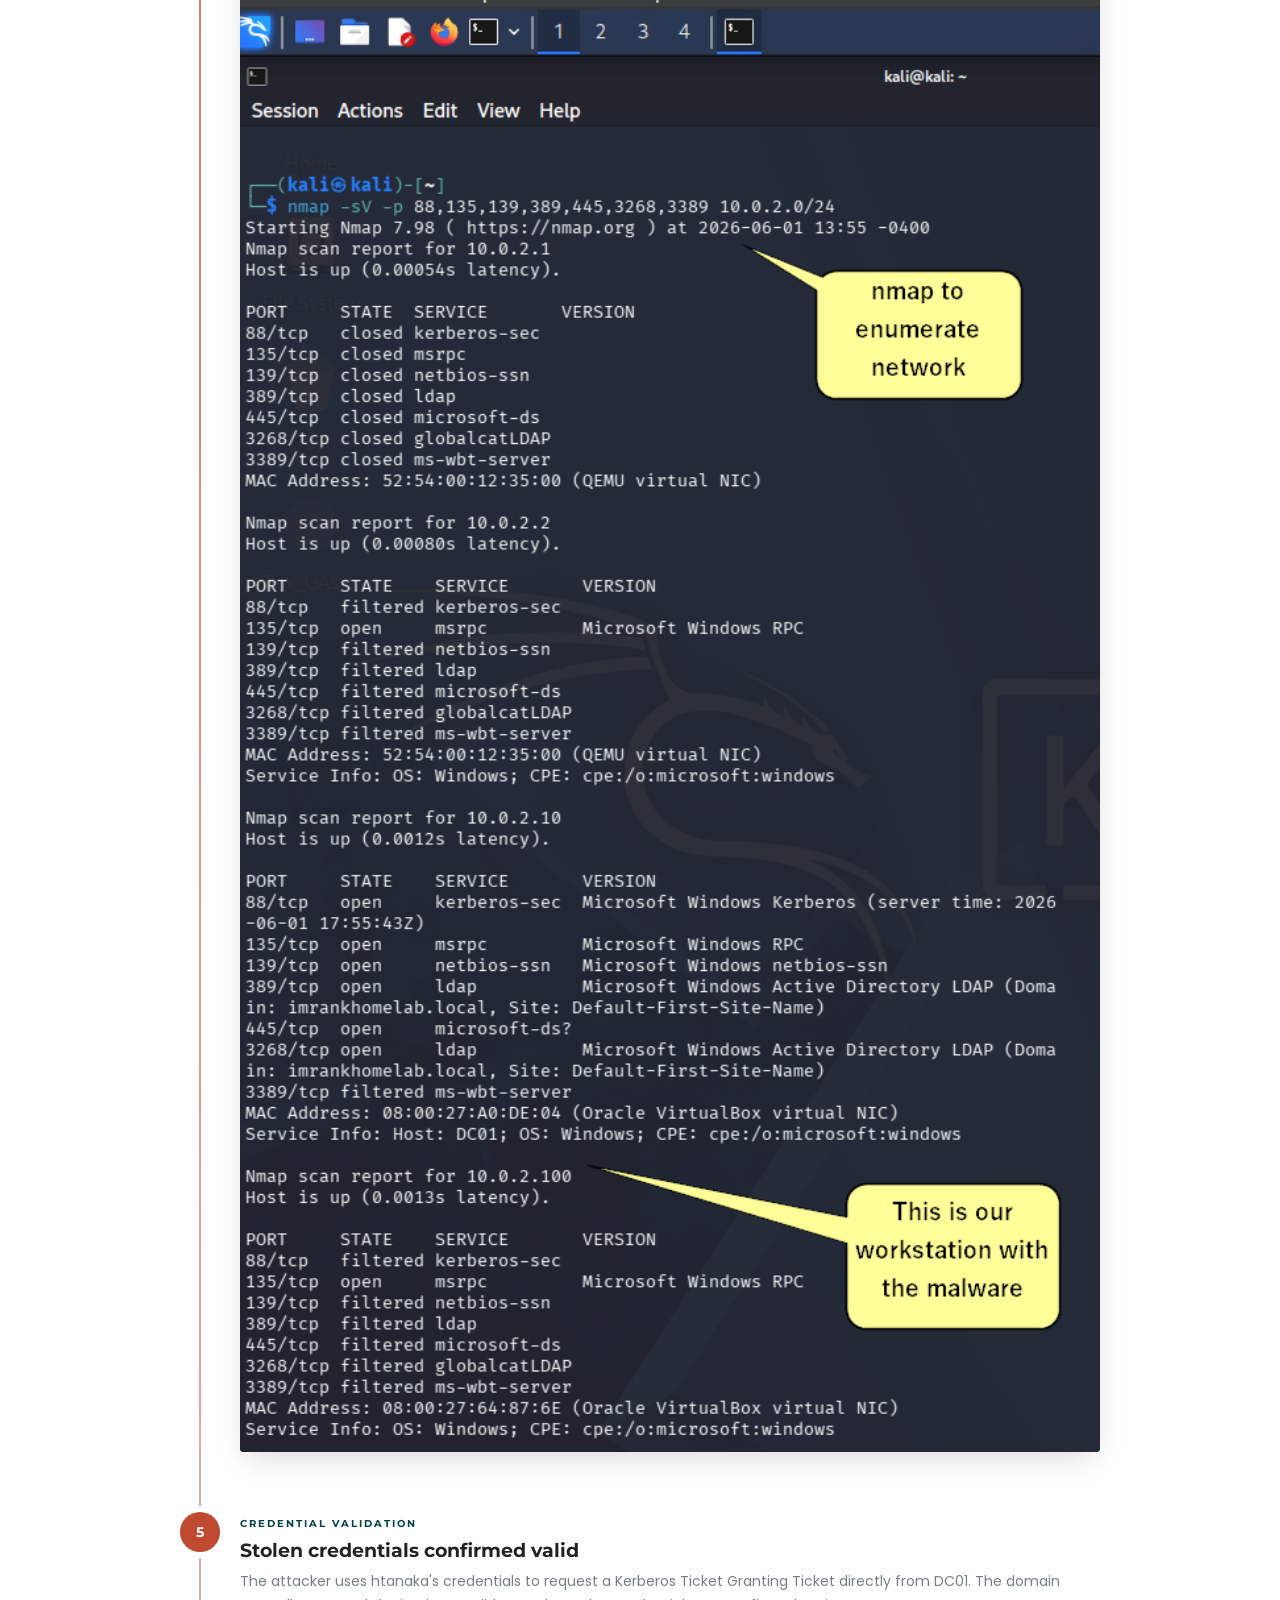
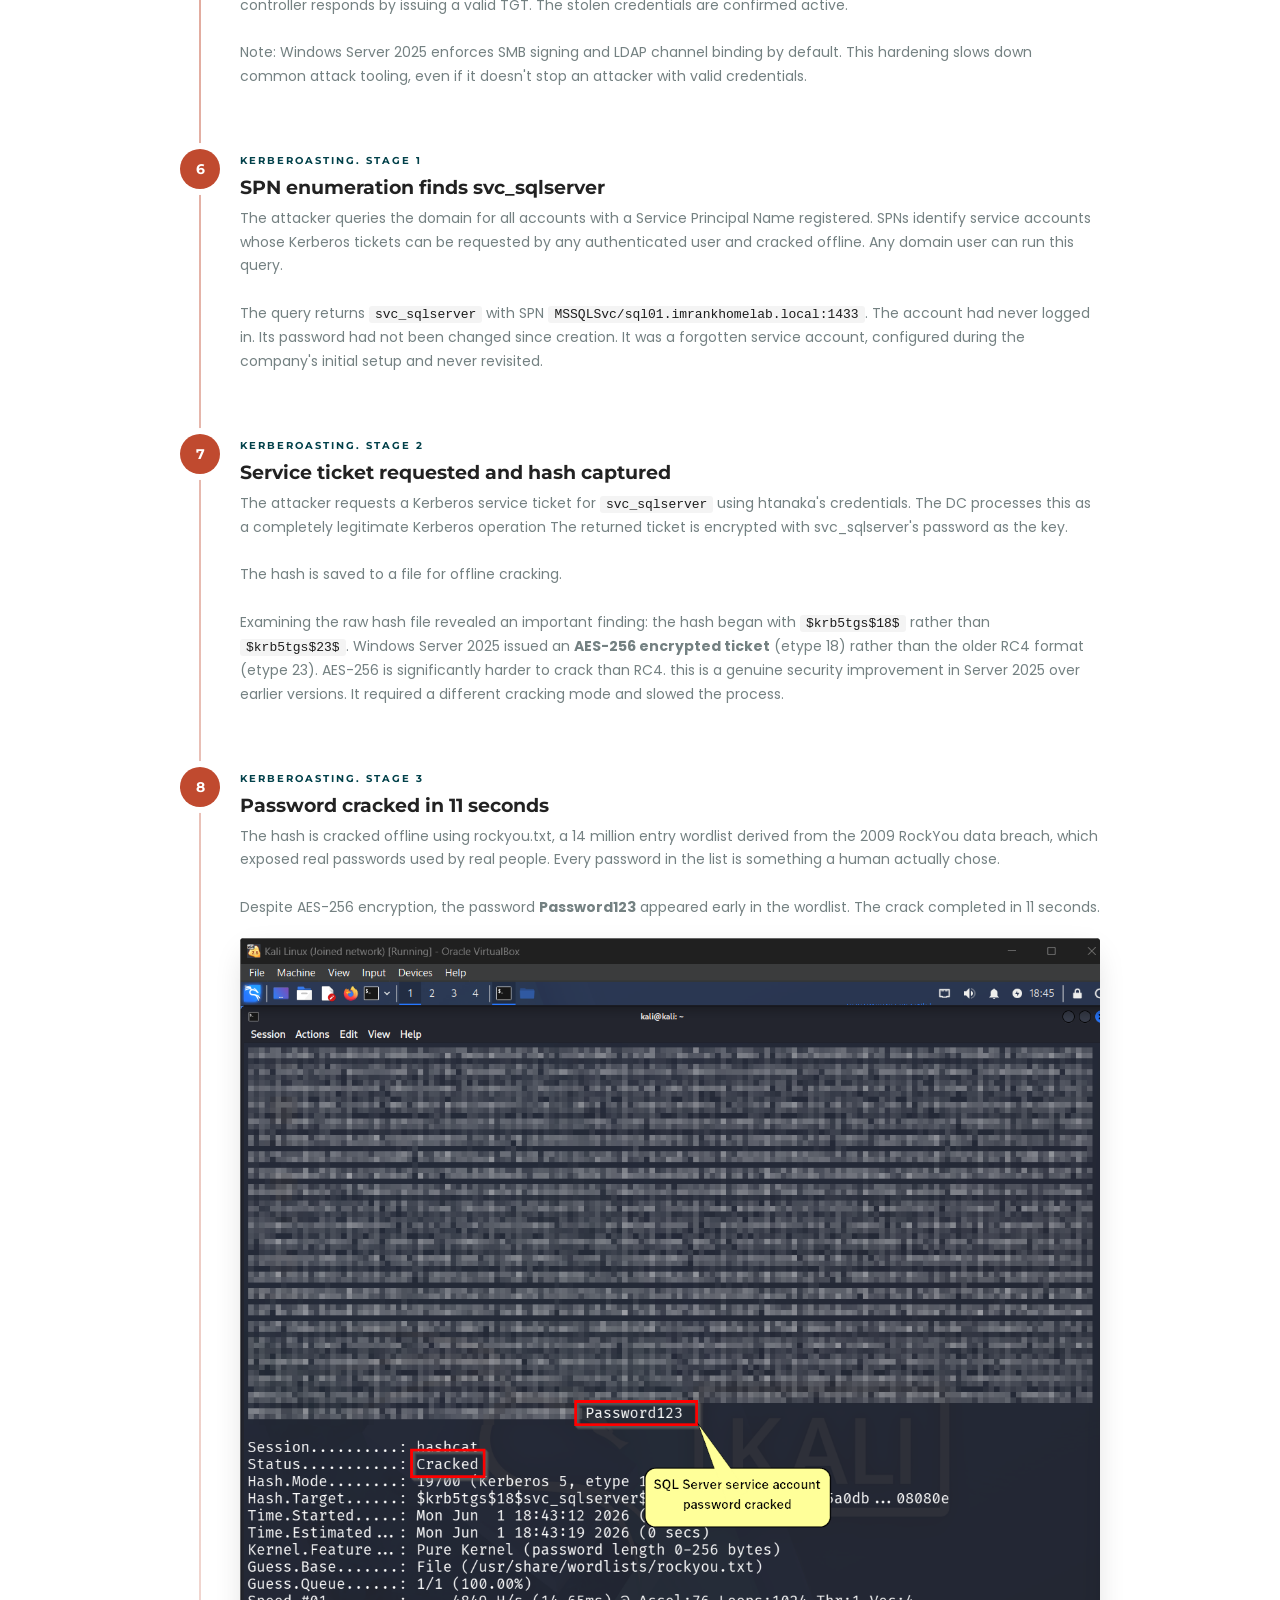
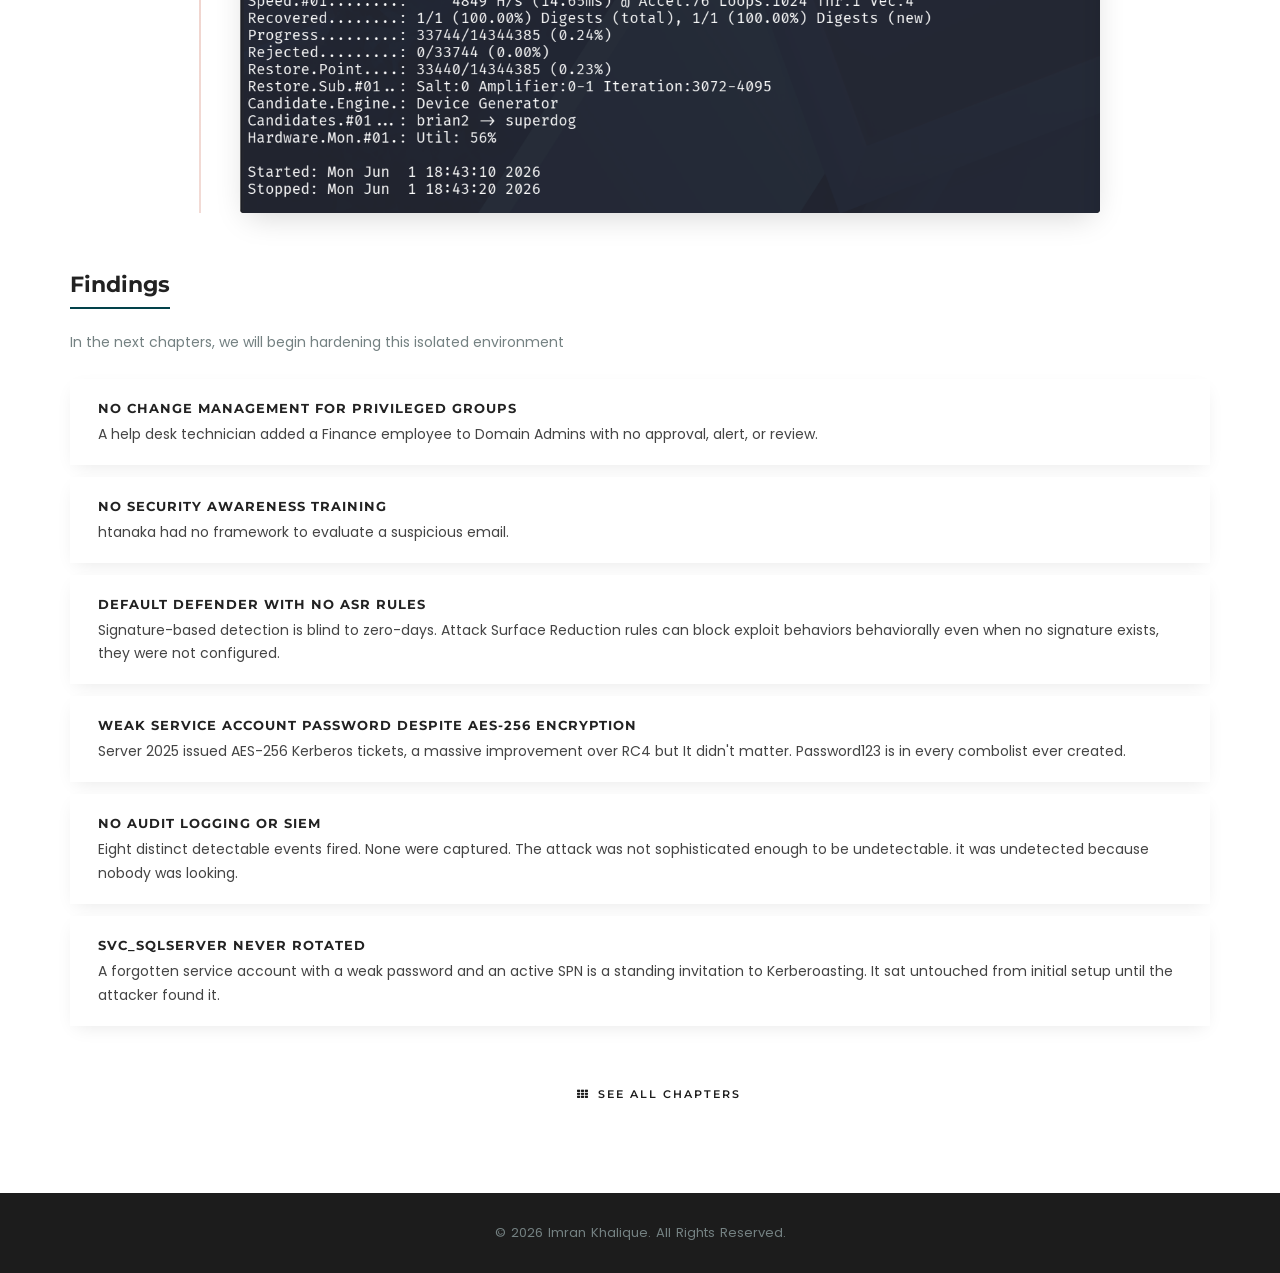
<file: homelab/chapter-2.html>
<!doctype html>
<html class="no-js" lang="en">
    <head>
        <meta charset="utf-8">
        <meta http-equiv="X-UA-Compatible" content="IE=edge">
        <meta name="viewport" content="width=device-width, initial-scale=1">
        <meta name="description" content="Chapter 2 of ImranKHomeLab — A help desk misconfiguration, a zero-day PDF exploit, and a silent Kerberoasting attack that compromised the entire domain.">
        <title>Chapter 2: The First Attack — ImranKHomeLab</title>
        <link href="../img/favicon.ico" rel="icon" type="image/png">
        <link rel="stylesheet" href="../css/bootstrap.min.css">
        <link href="https://fonts.googleapis.com/css?family=Montserrat:200,300,400,500,600,700,800,900" rel="stylesheet">
        <link href="https://fonts.googleapis.com/css?family=Poppins:200,300,400,500,600,700,800" rel="stylesheet">
        <link href="https://fonts.googleapis.com/css2?family=Playfair+Display:wght@500;600;700;800;900&display=swap" rel="stylesheet">
        <link rel="stylesheet" href="../css/magnific-popup.css">
        <link rel="stylesheet" href="../css/font-awesome.min.css">
        <link rel="stylesheet" href="../css/et-line.css">
        <link rel="stylesheet" href="../css/style.css">
        <link rel="stylesheet" href="../css/theme.css?v=15">
        <script>(function(){try{var t=localStorage.getItem('ik-theme');if(t==='dark'){document.documentElement.setAttribute('data-theme','dark');}}catch(e){}})();</script>
    </head>
    <body>
        <!-- ====== Navigation ====== -->
        <nav class="navbar navbar-default">
            <div class="container">
                <div class="navbar-header">
                    <button type="button" class="navbar-toggle collapsed" data-toggle="collapse" data-target="#nav-icon-collapse" aria-expanded="false">
                        <span class="sr-only">Toggle navigation</span>
                        <span class="icon-bar"></span>
                        <span class="icon-bar"></span>
                        <span class="icon-bar"></span>
                    </button>
                </div>
                <div class="collapse navbar-collapse" id="nav-icon-collapse">
                    <div class="theme-switch-wrap">
                        <label class="theme-switch" title="Toggle light and dark mode">
                            <input type="checkbox" class="theme-switch-input" aria-label="Toggle light and dark mode">
                            <span class="theme-switch-track">
                                <i class="fa fa-sun-o theme-switch-sun" aria-hidden="true"></i>
                                <i class="fa fa-moon-o theme-switch-moon" aria-hidden="true"></i>
                                <span class="theme-switch-thumb"></span>
                            </span>
                        </label>
                    </div>
                    <ul class="nav navbar-nav nav-centered">
                        <li><a href="../index.html#homelab" class="chapter-page-nav"><i class="fa fa-angle-left" aria-hidden="true"></i> Back to homepage</a></li>
                    </ul>
                </div>
            </div>
        </nav>

        <!-- ====== Chapter Hero ====== -->
        <section class="chapter-hero">
            <div class="container">
                <span class="ch-label">Chapter 2 — First Attack</span>
                <h1>The First Attack</h1>
                <p class="ch-sub">A routine help desk ticket leads to a fatal misconfiguration. Two weeks later a phishing email and a zero-day PDF exploit hand the attacker Domain Admin rights. The domain falls</p>
                <div class="chapter-nav">
                    <a class="chnav-btn" href="chapter-1.html"><i class="fa fa-angle-left" aria-hidden="true"></i> Previous Chapter</a>
                    <a class="chnav-btn chnav-primary" href="../index.html#homelab"><i class="fa fa-th" aria-hidden="true"></i> See All Chapters</a>
                    <!--
                    <a class="chnav-btn" href="chapter-3.html">Next Chapter <i class="fa fa-angle-right" aria-hidden="true"></i></a>
                -->
                </div>
            </div>
        </section>

        <!-- ====== Chapter Body ====== -->
        <section class="chapter-body">
            <div class="container">
                <div class="col-md-offset-1 col-md-10">

                    <!-- Ethical disclaimer -->
                    <div class="chapter-section">
                        <div class="findings-list" style="border-left: 4px solid #888; padding: 14px 18px; background: rgba(128,128,128,0.07); border-radius: 0 4px 4px 0; margin-bottom: 0;">
                            <strong style="display:block; margin-bottom:6px; font-size:0.82em; text-transform:uppercase; letter-spacing:.06em; color:#888;"><i class="fa fa-shield"></i> &nbsp;Ethical Disclosure</strong>
                            All activity in this chapter was conducted exclusively within an isolated, self-contained lab environment with no connection to any external network or real infrastructure. The specific steps used to crack the recovered password hash have been intentionally omitted for ethical reasons.
                        </div>
                    </div>

                    <!-- Attack overview -->
                    <div class="chapter-section">
                        <h2>Attack Overview</h2>
                        <p class="section-lead"></p>
                        <div class="kv-grid">
                            <div class="kv"><span class="k">Actor</span><span class="v">msmith (Help Desk)</span></div>
                            <div class="kv"><span class="k">Vector</span><span class="v">Zero-day malware in PDF + reverse shell</span></div>
                            <div class="kv"><span class="k">Account phished</span><span class="v">htanaka (Accountant)</span></div>
                            <div class="kv"><span class="k">Privilege at entry</span><span class="v">Domain Admin</span></div>
                           
                        </div>
                    </div>

                    <!-- The story walkthrough -->
                    <div class="chapter-section">
                        <h2>Attack Walkthrough</h2>
                        <p class="section-lead"></p>

                        <div class="walkthrough">

                            <!-- Step 1 - INC-001 -->
                            <div class="wt-step">
                                <span class="wt-step-num">1</span>
                                <span class="wt-step-tag">Internal Error</span>
                                <h3 class="wt-step-title">A Help Desk Ticket Goes Wrong</h3>
                                <p class="wt-step-summary">
                                    Hiroshi Tanaka (htanaka), the new company Accountant, calls the help desk on his first day. He can't access the Finance shared folder. The ticket lands with Maroni Smith (msmith), the Help Desk Technician — who is already managing three other open tickets.
                                    <br><br>
                                    Maroni who is already a domain admin opens Active Directory Users and Computers on her workstation and looks for the fastest fix. The correct answer is to add htanaka to the <code>Finance-Staff</code> security group. Instead, she adds htanaka directly to <strong>Domain Admins</strong>. Ticket closed. 
                                    <br><br>
                                    No approval was required. No alert fired. No one reviewed the change. Hiroshi Tanaka - an Accountant with zero IT responsibilities is now one of the most privileged accounts in the entire domain. Nobody notices for two weeks.
                                </p>
                                <a class="wt-shot" href="../img/homelab/ch2/1a.png"><img src="../img/homelab/ch2/1a.png" alt="htanaka added to Domain Admins in ADUC"></a>
                                <div class="wt-shot-caption"></div>
                            </div>

                            <!-- Step 2 - Phishing -->
                            <div class="wt-step">
                                <span class="wt-step-num">2</span>
                                <span class="wt-step-tag">Initial Access</span>
                                <h3 class="wt-step-title">A Phishing Email Lands In htanaka's Inbox</h3>
                                <p class="wt-step-summary">
                                    Two weeks later, Hiroshi receives an email appearing to come from a known vendor. Subject: <em>"INV: Your invoice is ready for review."</em> The sender name looks right. The email body is professional. The attachment is named <code>INV OVERDUE.pdf</code>.
                                    <br><br>
                                    Hiroshi has received no security awareness training. He has no framework for evaluating whether an attachment is suspicious. He opens it.
                                    <br><br>
                                    The PDF contains a <strong>zero-day exploit</strong> targeting a vulnerability in Adobe Reader. When htanaka opens the file, a cmd windows opens and then quickly closes. The document appears blank or slow to load. He assumes it's a formatting issue and closes it. In the background, shellcode has already executed silently within the Adobe Reader process.
                                    <br><br>
                                    Windows Defender scanned the file on download and found nothing. It monitored the process behavior and found nothing. No signature existed for this vulnerability. No behavioral pattern had been documented. 
                                </p>
                                <div class="wt-shot-caption" style="padding: 12px 16px; background: rgba(2,65,74,0.08); border-left: 3px solid #02414a; border-radius: 0 4px 4px 0; margin-bottom: 16px;">
                                    <strong>Why zero-days bypass Defender:</strong> Defender compares activity against databases of known threats. A zero-day has never been observed or documented. It produces no known signature. NGFW (Next Gen Firewalls aim to close that gap)
                                </div>
                            </div>

                            <!-- Step 3 - Reverse shell -->
                            <div class="wt-step">
                                <span class="wt-step-num">3</span>
                                <span class="wt-step-tag">Foothold</span>
                                <h3 class="wt-step-title">Reverse Shell Established - Attacker Is Inside</h3>
                                <p class="wt-step-summary">
                                    The shellcode connects back to the attacker. Outbound connections are almost never blocked because that's how normal internet traffic works. The firewall sees WS01 making an outbound connection and lets it through.
                                    <br><br>
                                    The attacker's machine accepts the connection. A full command shell opens, running as <code>htanaka</code> on WS01, from anywhere in the world. The attacker is now inside ImranKHomeLab's network.
                                    <br><br>
                                    
                                </p>
                            </div>

                            <!-- Step 4 - Recon and nmap -->
                            <div class="wt-step">
                                <span class="wt-step-num">4</span>
                                <span class="wt-step-tag">Reconnaissance</span>
                                <h3 class="wt-step-title">Network scan identifies DC01 and WS01</h3>
                                <p class="wt-step-summary">
                                    From the attacker machine (Kali Linux, representing the attacker's machine), an nmap scan maps the entire LabNet subnet. DC01 is identified at <code>10.0.2.10</code> by the presence of ports 88 (Kerberos), 389 (LDAP), 445 (SMB), and 3268 (Global Catalog)- the signature port pattern of a Windows domain controller. The domain name <code>imrankhomelab.local</code> is visible in the LDAP service banner. WS01 is identified at <code>10.0.2.100</code>.
                                </p>
                                <a class="wt-shot" href="../img/homelab/ch2/1.png"><img src="../img/homelab/ch2/1.png" alt="nmap scan output showing DC01 and WS01"></a>
                               
                                <div class="wt-shot-caption"></div>
                            </div>

                            <!-- Step 5 - Credential validation -->
                            <div class="wt-step">
                                <span class="wt-step-num">5</span>
                                <span class="wt-step-tag">Credential Validation</span>
                                <h3 class="wt-step-title">Stolen credentials confirmed valid</h3>
                                <p class="wt-step-summary">
                                    The attacker uses htanaka's credentials to request a Kerberos Ticket Granting Ticket directly from DC01. The domain controller responds by issuing a valid TGT. The stolen credentials are confirmed active.
                                    <br><br>
                                  
                                    Note: Windows Server 2025 enforces SMB signing and LDAP channel binding by default. This hardening slows down common attack tooling, even if it doesn't stop an attacker with valid credentials.
                                </p>
                            </div>

                            <!-- Step 6 - SPN enumeration -->
                            <div class="wt-step">
                                <span class="wt-step-num">6</span>
                                <span class="wt-step-tag">Kerberoasting. Stage 1</span>
                                <h3 class="wt-step-title">SPN enumeration finds svc_sqlserver</h3>
                                <p class="wt-step-summary">
                                    The attacker queries the domain for all accounts with a Service Principal Name registered. SPNs identify service accounts whose Kerberos tickets can be requested by any authenticated user and cracked offline. Any domain user can run this query.
                                    <br><br>
                                    The query returns <code>svc_sqlserver</code> with SPN <code>MSSQLSvc/sql01.imrankhomelab.local:1433</code>. The account had never logged in. Its password had not been changed since creation. It was a forgotten service account, configured during the company's initial setup and never revisited.
                                </p>
                            </div>

                            <!-- Step 7 - Kerberoasting -->
                            <div class="wt-step">
                                <span class="wt-step-num">7</span>
                                <span class="wt-step-tag">Kerberoasting. Stage 2</span>
                                <h3 class="wt-step-title">Service ticket requested and hash captured</h3>
                                <p class="wt-step-summary">
                                    The attacker requests a Kerberos service ticket for <code>svc_sqlserver</code> using htanaka's credentials. The DC processes this as a completely legitimate Kerberos operation The returned ticket is encrypted with svc_sqlserver's password as the key.
                                    <br><br>
                                    The hash is saved to a file for offline cracking.
                                    <br><br>
                                    Examining the raw hash file revealed an important finding: the hash began with <code>$krb5tgs$18$</code> rather than <code>$krb5tgs$23$</code>. Windows Server 2025 issued an <strong>AES-256 encrypted ticket</strong> (etype 18) rather than the older RC4 format (etype 23). AES-256 is significantly harder to crack than RC4. this is a genuine security improvement in Server 2025 over earlier versions. It required a different cracking mode and slowed the process. 
                                </p>
                            </div>

                            <!-- Step 8 - Hash cracked -->
                            <div class="wt-step">
                                <span class="wt-step-num">8</span>
                                <span class="wt-step-tag">Kerberoasting. Stage 3</span>
                                <h3 class="wt-step-title">Password cracked in 11 seconds</h3>
                                <p class="wt-step-summary">
                                    The hash is cracked offline using rockyou.txt, a 14 million entry wordlist derived from the 2009 RockYou data breach, which exposed real passwords used by real people. Every password in the list is something a human actually chose.
                                    <br><br>
                                    Despite AES-256 encryption, the password <strong>Password123</strong> appeared early in the wordlist. The crack completed in 11 seconds.                        
                                </p>
                                <a class="wt-shot" href="../img/homelab/ch2/SQL Service Account Password Hacked.png"><img src="../img/homelab/ch2/SQL Service Account Password Hacked.png" alt="Hashcat cracking svc_sqlserver password"></a>
                                <div class="wt-shot-caption"></div>
                                                             
                                </div>
                            </div>


                        </div>
                    </div>

                   

                    <!-- Findings -->
                    <div class="chapter-section">
                        <h2>Findings</h2>
                        <p class="section-lead">In the next chapters, we will begin hardening this isolated environment</p>
                        <ul class="findings-list">
                            <li><strong>No change management for privileged groups</strong>A help desk technician added a Finance employee to Domain Admins with no approval, alert, or review.</li>
                            <li><strong>No security awareness training</strong>htanaka had no framework to evaluate a suspicious email.</li>
                            <li><strong>Default Defender with no ASR rules</strong>Signature-based detection is blind to zero-days. Attack Surface Reduction rules can block exploit behaviors behaviorally even when no signature exists, they were not configured.</li>
                            <li><strong>Weak service account password despite AES-256 encryption</strong>Server 2025 issued AES-256 Kerberos tickets, a massive improvement over RC4 but It didn't matter. Password123 is in every combolist ever created.</li>
                            <li><strong>No audit logging or SIEM</strong>Eight distinct detectable events fired. None were captured. The attack was not sophisticated enough to be undetectable. it was undetected because nobody was looking.</li>
                            <li><strong>svc_sqlserver never rotated</strong>A forgotten service account with a weak password and an active SPN is a standing invitation to Kerberoasting. It sat untouched from initial setup until the attacker found it.</li>
                        </ul>
                    </div>

                    <!-- Chapter nav bottom -->
                    <div class="chapter-nav" style="margin-top: 40px; margin-bottom: 10px;">
                        <a class="chnav-btn" href="chapter-1.html"><i class="fa fa-angle-left" aria-hidden="true"></i> Previous Chapter</a>
                        <a class="chnav-btn chnav-primary" href="../index.html#homelab"><i class="fa fa-th" aria-hidden="true"></i> See All Chapters</a>
                        <a class="chnav-btn" href="chapter-3.html">Next Chapter <i class="fa fa-angle-right" aria-hidden="true"></i></a>
                    </div>

                </div>
            </div>
        </section>

        <footer>
            <div class="container text-center">
                <div class="row">
                    <p>&copy; 2026 Imran Khalique. All Rights Reserved.</p>
                </div>
            </div>
        </footer>

        <script src="../js/jquery.min.js"></script>
        <script src="../js/bootstrap.min.js"></script>
        <script src="../js/jquery.magnific-popup.min.js"></script>
        <script src="../js/theme.js?v=7"></script>
        <script>
            (function ($) {
                if (typeof $ === 'undefined' || !$.fn.magnificPopup) { return; }
                $('.walkthrough').magnificPopup({
                    delegate: 'a.wt-shot',
                    type: 'image',
                    gallery: { enabled: true, navigateByImgClick: true, preload: [0, 1] },
                    mainClass: 'mfp-fade'
                });
            })(jQuery);
        </script>
    </body>
</html>
</file>
<file: css/et-line.css>
@font-face {
	font-family: 'et-line';
	src:url('../fonts/et-line.eot');
	src:url('../fonts/et-line.eot?#iefix') format('embedded-opentype'),
		url('../fonts/et-line.woff') format('woff'),
		url('../fonts/et-line.ttf') format('truetype'),
		url('../fonts/et-line.svg#et-line') format('svg');
	font-weight: normal;
	font-style: normal;
}

/* Use the following CSS code if you want to use data attributes for inserting your icons */
[data-icon]:before {
	font-family: 'et-line';
	content: attr(data-icon);
	speak: none;
	font-weight: normal;
	font-variant: normal;
	text-transform: none;
	line-height: 1;
	-webkit-font-smoothing: antialiased;
	-moz-osx-font-smoothing: grayscale;
	display:inline-block;
}

/* Use the following CSS code if you want to have a class per icon */
/*
Instead of a list of all class selectors,
you can use the generic selector below, but it's slower:
[class*="icon-"] {
*/
.icon-mobile, .icon-laptop, .icon-desktop, .icon-tablet, .icon-phone, .icon-document, .icon-documents, .icon-search, .icon-clipboard, .icon-newspaper, .icon-notebook, .icon-book-open, .icon-browser, .icon-calendar, .icon-presentation, .icon-picture, .icon-pictures, .icon-video, .icon-camera, .icon-printer, .icon-toolbox, .icon-briefcase, .icon-wallet, .icon-gift, .icon-bargraph, .icon-grid, .icon-expand, .icon-focus, .icon-edit, .icon-adjustments, .icon-ribbon, .icon-hourglass, .icon-lock, .icon-megaphone, .icon-shield, .icon-trophy, .icon-flag, .icon-map, .icon-puzzle, .icon-basket, .icon-envelope, .icon-streetsign, .icon-telescope, .icon-gears, .icon-key, .icon-paperclip, .icon-attachment, .icon-pricetags, .icon-lightbulb, .icon-layers, .icon-pencil, .icon-tools, .icon-tools-2, .icon-scissors, .icon-paintbrush, .icon-magnifying-glass, .icon-circle-compass, .icon-linegraph, .icon-mic, .icon-strategy, .icon-beaker, .icon-caution, .icon-recycle, .icon-anchor, .icon-profile-male, .icon-profile-female, .icon-bike, .icon-wine, .icon-hotairballoon, .icon-globe, .icon-genius, .icon-map-pin, .icon-dial, .icon-chat, .icon-heart, .icon-cloud, .icon-upload, .icon-download, .icon-target, .icon-hazardous, .icon-piechart, .icon-speedometer, .icon-global, .icon-compass, .icon-lifesaver, .icon-clock, .icon-aperture, .icon-quote, .icon-scope, .icon-alarmclock, .icon-refresh, .icon-happy, .icon-sad, .icon-facebook, .icon-twitter, .icon-googleplus, .icon-rss, .icon-tumblr, .icon-linkedin, .icon-dribbble {
	font-family: 'et-line';
	speak: none;
	font-style: normal;
	font-weight: normal;
	font-variant: normal;
	text-transform: none;
	line-height: 1;
	-webkit-font-smoothing: antialiased;
	-moz-osx-font-smoothing: grayscale;
	display:inline-block;
}
.icon-mobile:before {
	content: "\e000";
}
.icon-laptop:before {
	content: "\e001";
}
.icon-desktop:before {
	content: "\e002";
}
.icon-tablet:before {
	content: "\e003";
}
.icon-phone:before {
	content: "\e004";
}
.icon-document:before {
	content: "\e005";
}
.icon-documents:before {
	content: "\e006";
}
.icon-search:before {
	content: "\e007";
}
.icon-clipboard:before {
	content: "\e008";
}
.icon-newspaper:before {
	content: "\e009";
}
.icon-notebook:before {
	content: "\e00a";
}
.icon-book-open:before {
	content: "\e00b";
}
.icon-browser:before {
	content: "\e00c";
}
.icon-calendar:before {
	content: "\e00d";
}
.icon-presentation:before {
	content: "\e00e";
}
.icon-picture:before {
	content: "\e00f";
}
.icon-pictures:before {
	content: "\e010";
}
.icon-video:before {
	content: "\e011";
}
.icon-camera:before {
	content: "\e012";
}
.icon-printer:before {
	content: "\e013";
}
.icon-toolbox:before {
	content: "\e014";
}
.icon-briefcase:before {
	content: "\e015";
}
.icon-wallet:before {
	content: "\e016";
}
.icon-gift:before {
	content: "\e017";
}
.icon-bargraph:before {
	content: "\e018";
}
.icon-grid:before {
	content: "\e019";
}
.icon-expand:before {
	content: "\e01a";
}
.icon-focus:before {
	content: "\e01b";
}
.icon-edit:before {
	content: "\e01c";
}
.icon-adjustments:before {
	content: "\e01d";
}
.icon-ribbon:before {
	content: "\e01e";
}
.icon-hourglass:before {
	content: "\e01f";
}
.icon-lock:before {
	content: "\e020";
}
.icon-megaphone:before {
	content: "\e021";
}
.icon-shield:before {
	content: "\e022";
}
.icon-trophy:before {
	content: "\e023";
}
.icon-flag:before {
	content: "\e024";
}
.icon-map:before {
	content: "\e025";
}
.icon-puzzle:before {
	content: "\e026";
}
.icon-basket:before {
	content: "\e027";
}
.icon-envelope:before {
	content: "\e028";
}
.icon-streetsign:before {
	content: "\e029";
}
.icon-telescope:before {
	content: "\e02a";
}
.icon-gears:before {
	content: "\e02b";
}
.icon-key:before {
	content: "\e02c";
}
.icon-paperclip:before {
	content: "\e02d";
}
.icon-attachment:before {
	content: "\e02e";
}
.icon-pricetags:before {
	content: "\e02f";
}
.icon-lightbulb:before {
	content: "\e030";
}
.icon-layers:before {
	content: "\e031";
}
.icon-pencil:before {
	content: "\e032";
}
.icon-tools:before {
	content: "\e033";
}
.icon-tools-2:before {
	content: "\e034";
}
.icon-scissors:before {
	content: "\e035";
}
.icon-paintbrush:before {
	content: "\e036";
}
.icon-magnifying-glass:before {
	content: "\e037";
}
.icon-circle-compass:before {
	content: "\e038";
}
.icon-linegraph:before {
	content: "\e039";
}
.icon-mic:before {
	content: "\e03a";
}
.icon-strategy:before {
	content: "\e03b";
}
.icon-beaker:before {
	content: "\e03c";
}
.icon-caution:before {
	content: "\e03d";
}
.icon-recycle:before {
	content: "\e03e";
}
.icon-anchor:before {
	content: "\e03f";
}
.icon-profile-male:before {
	content: "\e040";
}
.icon-profile-female:before {
	content: "\e041";
}
.icon-bike:before {
	content: "\e042";
}
.icon-wine:before {
	content: "\e043";
}
.icon-hotairballoon:before {
	content: "\e044";
}
.icon-globe:before {
	content: "\e045";
}
.icon-genius:before {
	content: "\e046";
}
.icon-map-pin:before {
	content: "\e047";
}
.icon-dial:before {
	content: "\e048";
}
.icon-chat:before {
	content: "\e049";
}
.icon-heart:before {
	content: "\e04a";
}
.icon-cloud:before {
	content: "\e04b";
}
.icon-upload:before {
	content: "\e04c";
}
.icon-download:before {
	content: "\e04d";
}
.icon-target:before {
	content: "\e04e";
}
.icon-hazardous:before {
	content: "\e04f";
}
.icon-piechart:before {
	content: "\e050";
}
.icon-speedometer:before {
	content: "\e051";
}
.icon-global:before {
	content: "\e052";
}
.icon-compass:before {
	content: "\e053";
}
.icon-lifesaver:before {
	content: "\e054";
}
.icon-clock:before {
	content: "\e055";
}
.icon-aperture:before {
	content: "\e056";
}
.icon-quote:before {
	content: "\e057";
}
.icon-scope:before {
	content: "\e058";
}
.icon-alarmclock:before {
	content: "\e059";
}
.icon-refresh:before {
	content: "\e05a";
}
.icon-happy:before {
	content: "\e05b";
}
.icon-sad:before {
	content: "\e05c";
}
.icon-facebook:before {
	content: "\e05d";
}
.icon-twitter:before {
	content: "\e05e";
}
.icon-googleplus:before {
	content: "\e05f";
}
.icon-rss:before {
	content: "\e060";
}
.icon-tumblr:before {
	content: "\e061";
}
.icon-linkedin:before {
	content: "\e062";
}
.icon-dribbble:before {
	content: "\e063";
}
</file>
<file: css/style.css>
/*-----------------------------------------------------------------------------------

    Theme Name: Daniels
    Theme URI: http://
    Description: Portfolio Onepage Template
    Author: creativotheme
    Author URI: http://themeforest.net/user/creativotheme
    Version: 1.0

-----------------------------------------------------------------------------------*/
/* ----------------------------------------------------------------

TABLE OF CONTENTS

	01 Global
	02 Navbar
	03 Header
	04 Hero
	05 Services
	06 Portfolio
	07 Clients
	08 Numbers
	09 Blog
	10 Contact
	11 Responsive

---------------------------------------------------------------- */
/* -------------------------------------------------------
                     Global 
-------------------------------------------------------- */
@import "main.css";
body {
  font-family: "Poppins", sans-serif;
  color: #343434;
  font-weight: 400;
}

.section-padding {
  padding: 100px 0;
}

.section-head {
  margin-bottom: 80px;
  text-align: center;
}
.section-head h3 {
  font-weight: 900;
  font-size: 40px;
  position: relative;
  display: inline-block;
  z-index: 4;
}
.section-head h3:after {
  content: "";
  width: 100%;
  height: 30px;
  background-image: url(../img/dots.png);
  background-repeat: repeat;
  position: absolute;
  bottom: -10px;
  left: 0;
  z-index: -1;
}

.bg-gray {
  background: #f7f7f7;
}

h1, h2, h3, h4, h5, h6, .logo {
  font-family: "Montserrat", sans-serif;
}

p {
  line-height: 1.6;
  margin: 0;
  font-size: 15px;
  color: #748182;
}

.cd-headline {
  font-size: 3rem;
  line-height: 1.2;
}

@media only screen and (min-width: 768px) {
  .cd-headline {
    font-size: 4.4rem;
    font-weight: 300;
  }
}
@media only screen and (min-width: 1170px) {
  .cd-headline {
    font-size: 6rem;
  }
}
.cd-words-wrapper {
  display: inline-block;
  position: relative;
  text-align: left;
}

.cd-words-wrapper b {
  display: inline-block;
  position: absolute;
  white-space: nowrap;
  left: 0;
  top: 0;
}

.cd-words-wrapper b.is-visible {
  position: relative;
}

.no-js .cd-words-wrapper b {
  opacity: 0;
}

.no-js .cd-words-wrapper b.is-visible {
  opacity: 1;
}

/* xclip */
.cd-headline.clip span {
  display: inline-block;
  padding: 0.2em 0;
}

.cd-headline.clip .cd-words-wrapper {
  overflow: hidden;
  vertical-align: top;
}

.cd-headline.clip .cd-words-wrapper::after {
  /* line */
  content: "";
  position: absolute;
  top: 10%;
  right: 0;
  width: 2px;
  height: 70%;
  background-color: #aebcb9;
}

.cd-headline.clip b {
  opacity: 0;
}

.cd-headline b.is-visible {
  opacity: 1;
}

.buton {
  padding: 10px 30px;
  border: 1px solid #1c1c1c;
  border-radius: 5px;
  font-size: 13px;
  -webkit-transition: all 0.5s;
  transition: all 0.5s;
}
.buton:hover {
  background: #1c1c1c;
  color: #eee;
}

.buton-bg {
  background: #1c1c1c;
  color: #eee;
}
.buton-bg:hover {
  background: transparent !important;
  color: #343434 !important;
}

/* -------------------------------------------------------
                     Navbar 
-------------------------------------------------------- */
.navbar-default {
  padding: 20px 0 30px;
  background: none;
  border: none;
  border-radius: 0;
  position: absolute;
  top: 0;
  left: 0;
  width: 100%;
  z-index: 99;
}
.navbar-default .navbar-nav > li > a {
  margin: 0 !important;
  color: #fff !important;
  padding: 0 !important;
  position: relative;
  overflow: hidden;
}
.navbar-default .navbar-nav > li > a:after {
  content: "";
  width: 0;
  height: 2px;
  background: #fff;
  position: absolute;
  bottom: 0;
  left: 0;
  -webkit-transition: all 0.5s;
  transition: all 0.5s;
}
.navbar-default .navbar-nav > li {
  font-size: 14px;
  margin: 25px 20px 0;
  padding: 5 10px;
  background: none;
  cursor: pointer;
  position: relative;
}
.navbar-default .navbar-nav > li .active {
  background: none;
}
.navbar-default .navbar-nav > li .active:after {
  width: 100%;
}

.nav-scroll {
  background: #fff;
  -webkit-box-shadow: 0px 30px 50px rgba(0, 0, 0, 0.05);
          box-shadow: 0px 30px 50px rgba(0, 0, 0, 0.05);
  min-height: 60px;
  line-height: 60px;
  padding: 0;
  position: fixed;
  top: 0;
  left: 0;
  width: 100%;
  -webkit-transition: all 0.5s;
  transition: all 0.5s;
}
.nav-scroll .logo {
  padding-top: 2px;
  color: #1c1c1c;
}
.nav-scroll .logo:hover, .nav-scroll .logo:focus {
  color: #1c1c1c;
}
.nav-scroll .navbar-nav > li > a {
  color: #111 !important;
}
.nav-scroll .navbar-nav > li > a:after {
  background: #222;
}

.logo {
  float: left;
  padding-top: 20px;
  font-size: 18px;
  font-weight: 800;
  text-transform: uppercase;
  letter-spacing: 1px;
  color: #fff;
}
.logo:hover, .logo:focus {
  color: #fff;
}

/* -------------------------------------------------------
                     Header 
-------------------------------------------------------- */
.header {
  height: 100vh;
  background-size: cover;
  position: relative;
  overflow: hidden;
}
.header:after {
  content: "";
  position: absolute;
  top: 0;
  bottom: 0;
  left: 0;
  right: 0;
  background: #000;
  opacity: 0.65;
  z-index: 2;
}
.header .v-middle {
  z-index: 11;
}
.header .caption {
  text-align: center;
  color: #fff;
  margin-top: 50px;
}
.header .caption h5 {
  font-size: 50px;
  font-weight: 800;
  margin-bottom: 10px;
}
.header .caption h1 {
  font-weight: 200;
}
.header .caption h1 b {
  font-weight: 400;
}
.header .caption .social-icon {
  margin-top: 30px;
}
.header .caption .social-icon span {
  font-size: 14px;
  width: 35px;
  height: 35px;
  line-height: 35px;
  border-radius: 50%;
  background: rgba(0, 0, 0, 0.3);
}
.header .svg {
  position: absolute;
  bottom: -10px;
  left: 0;
  width: 100%;
  z-index: 22;
}
.header .svg svg {
  fill: #fff;
  width: 101%;
}

#particles-js {
  z-index: 9;
  position: relative;
}

/* -------------------------------------------------------
                     Hero 
-------------------------------------------------------- */
.hero .hero-img {
  padding: 0 0 0 30px;
  position: relative;
}
.hero .hero-img:after {
  content: "";
  width: 80%;
  height: 80%;
  position: absolute;
  left: 0px;
  bottom: -30px;
  background-image: url(../img/dots.png);
  background-repeat: repeat;
  z-index: -1;
}
.hero .content h3 {
  font-weight: 800;
  margin-bottom: 5px;
}
.hero .content .sub-title {
  color: #999;
  text-transform: uppercase;
  letter-spacing: 2px;
  margin-bottom: 20px;
}
.hero .skills {
  margin-top: 30px;
}
.hero .skills .item {
  margin-bottom: 30px;
}
.hero .skills h6 {
  font-size: 13px;
  color: #fff;
  position: relative;
  z-index: 2;
}
.hero .skills .skills-progress {
  width: 100%;
  padding: 5px 10px;
  border-radius: 5px;
  background: #f7f7f7;
  -webkit-box-shadow: 0px 2px 7px rgba(0, 0, 0, 0.15) inset;
          box-shadow: 0px 2px 7px rgba(0, 0, 0, 0.15) inset;
  position: relative;
}
.hero .skills .skills-progress span {
  position: absolute;
  top: 0;
  left: 0;
  height: 100%;
  width: 10%;
  border-radius: 5px;
  background-color: #1c1c1c;
  -webkit-transition: all 1s;
  transition: all 1s;
}
.hero .skills .skills-progress span:after {
  content: attr(data-value);
  position: absolute;
  top: 6px;
  right: 10px;
  font-size: 11px;
  color: #fff;
}
.hero .buton {
  margin-top: 20px;
}

/* -------------------------------------------------------
                     Services 
-------------------------------------------------------- */
.services .item {
  padding: 50px 20px;
  background: #fff;
  -webkit-box-shadow: 0px 10px 30px -8px rgba(0, 0, 0, 0.1);
          box-shadow: 0px 10px 30px -8px rgba(0, 0, 0, 0.1);
  margin-bottom: 30px;
  border-radius: 5px;
}
.services .item:hover .icon {
  background: #1c1c1c;
  color: #eee;
}
.services .item .icon {
  font-size: 30px;
  margin-bottom: 20px;
  width: 70px;
  height: 70px;
  line-height: 70px;
  background: #f4f4f4;
  border-radius: 50%;
  -webkit-transition: all 0.5s;
  transition: all 0.5s;
}
.services .item h6 {
  margin-bottom: 15px;
  font-weight: 800;
  font-size: 18px;
}
.services .item p {
  word-spacing: 2px;
  font-size: 14px;
}

/* -------------------------------------------------------
                     Portfolio 
-------------------------------------------------------- */
.portfolio {
  overflow: hidden;
}
.portfolio .filtering span {
  margin: 0 15px;
  color: #222;
  font-weight: 700;
  font-size: 16px;
  cursor: pointer;
  position: relative;
  z-index: 2;
}
.portfolio .filtering span:before {
  content: "";
  width: 0;
  height: 2px;
  background: #111;
  position: absolute;
  left: 0;
  bottom: -5px;
  -webkit-transition: all 0.4s;
  transition: all 0.4s;
  z-index: -1;
}
.portfolio .filtering .active:before {
  width: 95%;
}
.portfolio .items {
  padding: 0 15px;
  margin-bottom: 30px;
}
.portfolio .item-img {
  position: relative;
  overflow: hidden;
}
.portfolio .item-img:hover .item-img-overlay {
  opacity: 1;
  -webkit-transform: translateY(0);
      -ms-transform: translateY(0);
          transform: translateY(0);
}
.portfolio .item-img:hover h6, .portfolio .item-img:hover .icons {
  -webkit-transform: translateY(0);
      -ms-transform: translateY(0);
          transform: translateY(0);
}
.portfolio .item-img h6 {
  font-size: 12px;
  font-weight: 700;
  letter-spacing: 2px;
  position: relative;
  margin-bottom: 15px;
  -webkit-transform: translateY(-15px);
      -ms-transform: translateY(-15px);
          transform: translateY(-15px);
  -webkit-transition: all 0.5s;
  transition: all 0.5s;
}
.portfolio .item-img .icon i {
  display: inline-block;
  width: 30px;
  height: 30px;
  line-height: 28px;
  border-radius: 50%;
  border: 1px solid #111;
  background: #111;
  color: #eee;
}
.portfolio .item-img .icon i:hover {
  background: transparent;
  color: #000;
}
.portfolio .item-img-overlay {
  position: absolute;
  top: 5px;
  left: 5px;
  right: 5px;
  bottom: 5px;
  background: rgba(255, 255, 255, 0.95);
  opacity: 0;
  -webkit-transition: all 0.5s;
  transition: all 0.5s;
  z-index: 2;
  -webkit-transform: translateY(10px);
      -ms-transform: translateY(10px);
          transform: translateY(10px);
}

/* -------------------------------------------------------
                     Clients 
-------------------------------------------------------- */
.clients .citem .author-img {
  width: 90px;
  height: 90px;
  border-radius: 50%;
  overflow: hidden;
  margin: 0 auto 15px;
}
.clients .citem p {
  word-spacing: 2px;
}
.clients .citem h6 {
  font-size: 16px;
  font-weight: 600;
  margin: 30px 0 5px;
}
.clients .citem span {
  font-size: 12px;
  font-weight: 600;
  color: #888;
  margin-bottom: 30px;
}

/* -------------------------------------------------------
                     Numbers 
-------------------------------------------------------- */
.numbers .icon {
  font-size: 30px;
  margin-bottom: 15px;
}
.numbers h3 {
  font-weight: 900;
  margin-bottom: 15px;
}
.numbers p {
  font-weight: 600;
  margin-bottom: 30px;
}

/* -------------------------------------------------------
                     Blog 
-------------------------------------------------------- */
.blog .pitem {
  margin-bottom: 30px;
  -webkit-box-shadow: 0px 10px 30px -8px rgba(0, 0, 0, 0.1);
          box-shadow: 0px 10px 30px -8px rgba(0, 0, 0, 0.1);
}
.blog .pitem .post-img {
  overflow: hidden;
}
.blog .pitem .post-img:hover img {
  -webkit-transform: scale(1.15);
      -ms-transform: scale(1.15);
          transform: scale(1.15);
}
.blog .pitem img {
  -webkit-transition: all 0.5s;
  transition: all 0.5s;
}
.blog .pitem .content {
  background: #fff;
  padding: 30px 15px;
}
.blog .pitem .tag {
  font-size: 12px;
  font-weight: 600;
  color: #888;
  margin-bottom: 10px;
}
.blog .pitem h4 {
  font-weight: 800;
  font-size: 20px;
  line-height: 1.6;
  margin-bottom: 15px;
}
.blog .pitem .more {
  border-bottom: 2px solid #333;
}

.blog-nav {
  position: static !important;
  background: #fff !important;
  margin: 0;
}
.blog-nav .logo {
  color: #1c1c1c !important;
}
.blog-nav .navbar-nav li a {
  color: #1c1c1c !important;
  font-weight: 500;
}

.min-header {
  height: 40vh;
  background: #1c1c1c;
  position: relative;
}
.min-header h5 {
  font-weight: 800;
  letter-spacing: 1px;
  color: #ccc;
  margin-bottom: 15px;
}
.min-header a {
  position: relative;
  color: #ddd;
}
.min-header a:after {
  content: "/";
  position: relative;
  margin: 0 10px;
}
.min-header a:last-child:after {
  display: none;
}

.blogs .posts .post {
  margin-bottom: 50px;
  border-bottom: 1px solid #eee;
}
.blogs .posts .post .content {
  padding: 50px 15px;
  background: #fff;
}
.blogs .posts .post .content .post-title h5 {
  font-weight: 700;
  font-size: 20px;
  line-height: 1.6;
  margin-bottom: 10px;
}
.blogs .posts .post .content .meta {
  margin-bottom: 20px;
}
.blogs .posts .post .content .meta li {
  display: inline-block;
  font-size: 12px;
  color: #777;
  margin: 5px;
}
.blogs .posts .post .content p {
  font-weight: 300;
}
.blogs .posts .post .content .spical {
  padding: 15px;
  margin: 30px 0;
  border-left: 2px solid #111;
  background: #f7f7f7;
  font-size: 16px;
}
.blogs .posts .post .content .butn {
  display: inline-block;
  margin-top: 30px;
  padding: 8px 30px;
  border: 2px solid #ddd;
  font-weight: 500;
  -webkit-transition: all 0.5s;
  transition: all 0.5s;
}
.blogs .posts .post .content .butn:hover {
  background: #1c1c1c;
  border-color: #1c1c1c;
  color: #fff;
}
.blogs .posts .post .share-post {
  margin-top: 30px;
  padding-top: 20px;
  border-top: 1px dashed #eee;
  text-align: left;
}
.blogs .posts .post .share-post span {
  font-weight: 700;
}
.blogs .posts .post .share-post ul {
  float: right;
}
.blogs .posts .post .share-post ul li {
  display: inline-block;
  margin: 0 10px;
}
.blogs .posts .title-g h3 {
  font-weight: 800;
  font-size: 25px;
}
.blogs .posts .comments-area .comment-box {
  padding-bottom: 30px;
  margin-bottom: 50px;
  border-bottom: 1px solid #eee;
}
.blogs .posts .comments-area .comment-box:nth-child(odd) {
  margin-left: 80px;
}
.blogs .posts .comments-area .comment-box:last-child {
  margin-bottom: 0;
}
.blogs .posts .comments-area .comment-box .author-thumb {
  width: 80px;
  float: left;
}
.blogs .posts .comments-area .comment-box .comment-info {
  margin-left: 100px;
}
.blogs .posts .comments-area .comment-box .comment-info h6 {
  font-size: 14px;
  font-weight: 600;
  margin-bottom: 10px;
}
.blogs .posts .comments-area .comment-box .comment-info .reply {
  margin-top: 10px;
  font-weight: 600;
}
.blogs .posts .comments-area .comment-box .comment-info .reply i {
  padding-right: 5px;
  font-size: 12px;
}
.blogs .posts .comment-form .form input[type=text],
.blogs .posts .comment-form .form input[type=email],
.blogs .posts .comment-form .form textarea {
  width: 100%;
  border: 0;
  border-radius: 5px;
  padding: 10px;
  background: #f4f4f4;
}
.blogs .posts .comment-form .form textarea {
  height: 160px;
  max-height: 160px;
  max-width: 100%;
}
.blogs .posts .comment-form .form .buton {
  padding: 10px 40px;
  width: 100%;
}
.blogs .posts .pagination {
  display: block;
  text-align: center;
}
.blogs .posts .pagination li {
  display: inline-block;
  padding: 5px 10px;
  margin: 2px;
  border: 1px solid #ddd;
}
.blogs .side-bar .widget {
  margin-bottom: 50px;
}
.blogs .side-bar .widget:last-child {
  margin-bottom: 0;
}
.blogs .side-bar .widget .widget-title {
  border-bottom: 1px solid #eee;
  margin-bottom: 30px;
}
.blogs .side-bar .widget .widget-title h6 {
  position: relative;
  padding-bottom: 15px;
  font-size: 13px;
  font-weight: 600;
  letter-spacing: 1px;
  text-transform: uppercase;
}
.blogs .side-bar .widget .widget-title h6:after {
  content: "";
  width: 30px;
  height: 1px;
  background: #000;
  position: absolute;
  bottom: 0;
  left: 0;
}
.blogs .side-bar .widget li {
  margin-bottom: 10px;
  color: #777;
}
.blogs .side-bar .widget li:last-child {
  margin: 0;
}
.blogs .side-bar .search form input {
  width: calc(100% - 52px);
  height: 50px;
  padding: 0 10px;
  border: 0;
  background: #f7f7f7;
}
.blogs .side-bar .search form button {
  width: 50px;
  height: 50px;
  line-height: 50px;
  background: #1c1c1c;
  color: #fff;
  border: 0;
  float: right;
}

/* -------------------------------------------------------
                     Contact 
-------------------------------------------------------- */
.contact .info .item {
  margin-bottom: 30px;
}
.contact .info .item:hover .icon {
  background: #1c1c1c;
  color: #eee;
}
.contact .info .item .icon {
  font-size: 25px;
  margin-bottom: 15px;
  width: 60px;
  height: 60px;
  line-height: 60px;
  background: #f4f4f4;
  border-radius: 50%;
  -webkit-transition: all 0.5s;
  transition: all 0.5s;
}
.contact .info .item h6 {
  font-weight: 700;
  margin-bottom: 10px;
}
.contact .form input[type=text],
.contact .form input[type=email],
.contact .form textarea {
  width: 100%;
  border: 0;
  border-radius: 5px;
  padding: 10px;
  background: #f4f4f4;
}
.contact .form textarea {
  height: 160px;
  max-height: 160px;
  max-width: 100%;
}
.contact .form .buton {
  padding: 10px 40px;
}

/* -------------------------------------------------------
                     Footer 
-------------------------------------------------------- */
footer {
  background: #1c1c1c;
  padding: 30px;
}
footer p {
  font-size: 13px;
  word-spacing: 2px;
}

/* -------------------------------------------------------
                     Pages 
-------------------------------------------------------- */
.error {
  height: 100vh;
  color: #fff;
}
.error h2 {
  font-size: 100px;
  font-weight: 800;
  margin-bottom: 15px;
}
.error h5 {
  margin-bottom: 30px;
  font-weight: 300;
}
.error p {
  color: #eee;
  margin-bottom: 10px;
}
.error input {
  padding: 10px;
  width: 500px;
  background: transparent;
  border: 1px solid #eee;
  border-radius: 4px;
  margin-bottom: 30px;
}

/* -------------------------------------------------------
                    Responsive
-------------------------------------------------------- */
@media screen and (max-width: 767px) {
  .navbar-default .logo {
    margin-left: 20px;
  }
  .navbar-default .navbar-toggle {
    background: none !important;
    margin-top: 15px !important;
    border: none !important;
  }
  .navbar-default .navbar-toggle:hover, .navbar-default .navbar-toggle:focus {
    background: transparent !important;
  }
  .navbar-default .navbar-toggle .icon-bar {
    background: #fff;
  }
  .navbar-default .navbar-toggle {
  }
  .navbar-default .navbar-nav > li {
    line-height: 0;
  }
  .navbar-default .navbar-nav > li > a {
    padding-bottom: 0 !important;
    color: #111 !important;
    display: inline-block;
  }
  .navbar-default .navbar-collapse {
    text-align: center;
    border: none;
    border-top: 1px solid rgba(12, 12, 12, 0.04);
    background: #fff;
    margin-top: 5px;
    padding-bottom: 15px;
  }
  .navbar-default {
  }
  .nav-scroll .navbar-toggle .icon-bar {
    background: #111;
  }
  .nav-scroll .navbar-toggle {
  }
  .nav-scroll {
  }
  .portfolio .items {
    width: 100%;
  }
  .portfolio {
  }
}
@media screen and (max-width: 991px) {
  .navbar-default .navbar-nav > li {
    margin: 25px 15px 0;
    font-size: 13px;
  }
  .navbar-default {
  }
  .hero .hero-img {
    margin-bottom: 80px !important;
  }
  .hero {
  }
  .side-bar {
    margin-top: 80px;
  }
}
/* -------------------------------------------------------
                    End
-------------------------------------------------------- */
</file>
<file: css/theme.css>
/* =========================================================
   THEME SYSTEM (Light + Dark) and HOMELAB SECTION STYLES
   ========================================================= */

/* --- Theme switch in the nav (left side) --- */
/* Switch the navbar-collapse layout to flexbox on desktop so the switch sits
   genuinely on the left and the centered menu takes the remaining space with
   no possibility of overlap. */
@media (min-width: 768px) {
    .navbar-default .navbar-collapse {
        display: flex !important;
        align-items: flex-start;
    }
    .navbar-default .navbar-collapse > .theme-switch-wrap {
        flex: 0 0 auto;
        margin-top: 22px; /* matches the menu items' ~25px top margin so switch lines up with link text */
    }
    .navbar-default .navbar-collapse > .nav-centered {
        flex: 1 1 auto;
        text-align: center;
    }
    /* Right-side spacer mirrors the theme switch on the left so the
       centered nav sits in the true middle of the container instead of
       being pushed right by the switch's width. Without this the nav
       appears off-center on narrower desktop widths (e.g. 13" MacBook). */
    .navbar-default .navbar-collapse > .nav-spacer-right {
        flex: 0 0 auto;
        width: 73px; /* 58px switch track + 15px left padding on .theme-switch-wrap */
    }
    /* Bootstrap's default .navbar-nav > li is float:left, which left-aligns
       the items inside our centered <ul>. Switching them to inline-block lets
       the parent's text-align:center actually center the visible items. */
    .navbar-default .navbar-nav.nav-centered > li {
        float: none;
        display: inline-block;
    }
}
/* Tighten nav item spacing so all items + the switch fit on one line.
   The template's default is margin: 25px 20px 0 — pulling that in to 8px on
   sides gives us ~190px back across 9 items, which keeps Contact on the same
   line at typical laptop widths. */
@media (min-width: 768px) {
    .navbar-default .navbar-nav > li {
        margin: 25px 8px 0 !important;
    }
}
/* On wider desktops give the spacing a bit more room back */
@media (min-width: 1500px) {
    .navbar-default .navbar-nav > li {
        margin: 25px 15px 0 !important;
    }
}

/* Smooth the navbar's transition from transparent (top of page) to the
   .nav-scroll state (white background, shrunk height). Without this the
   template snaps abruptly which reads as a flash. */
.navbar-default {
    transition: background 0.3s ease, box-shadow 0.3s ease, min-height 0.3s ease, padding 0.3s ease;
}
.navbar-default .navbar-nav > li {
    transition: margin 0.3s ease;
}
.navbar-default .navbar-nav > li > a {
    transition: color 0.25s ease;
}

/* When the navbar shrinks (.nav-scroll), the switch's existing top margin
   would push it too far down inside the smaller band. Reduce it to keep
   the switch aligned with the menu items in the shrunk navbar. */
@media (min-width: 768px) {
    .nav-scroll .theme-switch-wrap {
        margin-top: 18px !important;
    }
}
.theme-switch-wrap {
    display: flex;
    align-items: center;
    padding-left: 15px;
}
.theme-switch {
    display: inline-block;
    cursor: pointer;
    margin: 0;
    user-select: none;
    -webkit-tap-highlight-color: transparent;
    line-height: 1;
}
.theme-switch-input {
    position: absolute;
    opacity: 0;
    pointer-events: none;
    width: 0;
    height: 0;
}
.theme-switch-track {
    position: relative;
    display: inline-flex;
    align-items: center;
    justify-content: space-between;
    width: 58px;
    height: 28px;
    background: rgba(255,255,255,0.15);
    border: 1px solid rgba(255,255,255,0.3);
    border-radius: 999px;
    padding: 0 7px;
    transition: background 0.3s, border-color 0.3s;
    box-sizing: border-box;
    vertical-align: middle;
}
/* When the page has scrolled and navbar is on a light background, adjust track */
.nav-scroll .theme-switch-track {
    background: #e8e8e8;
    border-color: rgba(0,0,0,0.1);
}
.theme-switch-sun,
.theme-switch-moon {
    font-size: 12px;
    line-height: 1;
    z-index: 1;
    transition: color 0.3s, opacity 0.3s;
}
.theme-switch-sun {
    color: #f5a623;
}
.theme-switch-moon {
    color: rgba(255,255,255,0.7);
    opacity: 0.7;
}
.nav-scroll .theme-switch-moon {
    color: #6b7280;
    opacity: 0.55;
}
.theme-switch-thumb {
    position: absolute;
    top: 2px;
    left: 2px;
    width: 22px;
    height: 22px;
    background: #fff;
    border-radius: 50%;
    box-shadow: 0 2px 4px rgba(0,0,0,0.25);
    transition: transform 0.3s cubic-bezier(0.4, 0, 0.2, 1), background 0.3s;
    z-index: 2;
}
.theme-switch:hover .theme-switch-track {
    border-color: rgba(2,65,74,0.5);
}
.theme-switch-input:focus-visible + .theme-switch-track {
    box-shadow: 0 0 0 3px rgba(2,65,74,0.35);
}

/* Checked = dark mode */
.theme-switch-input:checked + .theme-switch-track {
    background: #2a2f3c;
    border-color: rgba(255,255,255,0.15);
}
.theme-switch-input:checked + .theme-switch-track .theme-switch-thumb {
    transform: translateX(30px);
    background: #f5f5f5;
}
.theme-switch-input:checked + .theme-switch-track .theme-switch-sun {
    color: #f5a623;
    opacity: 0.4;
}
.theme-switch-input:checked + .theme-switch-track .theme-switch-moon {
    color: #e8ecf3;
    opacity: 1;
}

/* Chapter pages (and nav-scroll on home) use a light navbar background, so
   make sure the switch track contrasts properly there too */
html[data-theme="dark"] .theme-switch-track {
    background: rgba(255,255,255,0.08);
    border-color: rgba(255,255,255,0.18);
}
html[data-theme="dark"] .nav-scroll .theme-switch-track {
    background: #2a2f3c;
    border-color: rgba(255,255,255,0.15);
}

/* Mobile: switch sits inline at the top of the collapsed menu */
@media (max-width: 767px) {
    .theme-switch-wrap {
        position: static;
        justify-content: center;
        margin: 14px 0 6px;
    }
}

/* =========================================================
   DARK MODE OVERRIDES
   The original site is light by default. These selectors
   only activate when html has data-theme="dark".
   ========================================================= */

html[data-theme="dark"] body {
    background: #0f1115;
    color: #d0d4dc;
}

/* Nav — keep the navbar transparent in dark mode like the original light theme.
   Only the scrolled state (.nav-scroll, added by the template on scroll) gets
   a solid background. */
html[data-theme="dark"] .nav-scroll {
    background: rgba(15, 17, 21, 0.95) !important;
    border-bottom: 1px solid rgba(255,255,255,0.06);
}
html[data-theme="dark"] .navbar-default .navbar-nav > li > a {
    color: #fff !important;
}
html[data-theme="dark"] .nav-scroll .navbar-nav > li > a {
    color: #d0d4dc !important;
}
/* The template sets the .active underline to #222 (dark) when the navbar is in
   .nav-scroll state, which becomes invisible against our dark-mode navbar.
   Restore a light underline in dark mode for both states. */
html[data-theme="dark"] .navbar-default .navbar-nav > li > a:after {
    background: #fff !important;
}
html[data-theme="dark"] .nav-scroll .navbar-nav > li > a:after {
    background: #d0d4dc !important;
}
html[data-theme="dark"] .navbar-default .navbar-nav > li > a:hover {
    color: #02414a !important;
}
/* Hamburger icon-bars: keep light against the dark hero, dark against
   the white scrolled state (light mode); in dark mode keep light always
   so they show against the dark scrolled navbar too. */
html[data-theme="dark"] .navbar-default .navbar-toggle .icon-bar,
html[data-theme="dark"] .nav-scroll .navbar-toggle .icon-bar {
    background: #f5f5f5 !important;
}

/* Mobile collapsed menu — template sets a white background which is jarring
   in dark mode. Use a dark panel that matches the navbar. */
@media (max-width: 767px) {
    html[data-theme="dark"] .navbar-default .navbar-collapse {
        background: #1a1d27 !important;
        border-top: 1px solid rgba(255,255,255,0.06) !important;
    }
    html[data-theme="dark"] .navbar-default .navbar-nav > li > a {
        color: #d0d4dc !important;
    }
}

/* Generic section backgrounds */
html[data-theme="dark"] .bg-gray {
    background: #161922 !important;
}
html[data-theme="dark"] section {
    background-color: transparent;
}
html[data-theme="dark"] .hero,
html[data-theme="dark"] .exp-section,
html[data-theme="dark"] .case-section,
html[data-theme="dark"] .homelab-section,
html[data-theme="dark"] .contact,
html[data-theme="dark"] .blog {
    background-color: #0f1115;
}
html[data-theme="dark"] .bg-gray {
    background-color: #161922 !important;
}

/* Headings + section heads */
html[data-theme="dark"] h1,
html[data-theme="dark"] h2,
html[data-theme="dark"] h3,
html[data-theme="dark"] h4,
html[data-theme="dark"] h5,
html[data-theme="dark"] h6 {
    color: #f5f5f5;
}
html[data-theme="dark"] .section-head h3 {
    color: #f5f5f5;
}
html[data-theme="dark"] .section-subtitle {
    color: #8a91a0;
}
html[data-theme="dark"] p {
    color: #b8bdc7;
}

/* Cards (experience, case, edu) */
html[data-theme="dark"] .exp-card,
html[data-theme="dark"] .case-card,
html[data-theme="dark"] .edu-card {
    background: #1a1d27;
    box-shadow: 0 10px 30px -8px rgba(0,0,0,0.55);
}
html[data-theme="dark"] .exp-card .role,
html[data-theme="dark"] .exp-card .impact-title,
html[data-theme="dark"] .case-card h4,
html[data-theme="dark"] .edu-card h5 {
    color: #f5f5f5;
}
html[data-theme="dark"] .exp-card .summary,
html[data-theme="dark"] .exp-card ul,
html[data-theme="dark"] .case-card .desc,
html[data-theme="dark"] .case-card .outcome,
html[data-theme="dark"] .edu-card .meta {
    color: #b0b6c1;
}
html[data-theme="dark"] .exp-card ul li strong,
html[data-theme="dark"] .case-card .row-meta strong,
html[data-theme="dark"] .edu-card .meta strong {
    color: #f5f5f5;
}
html[data-theme="dark"] .exp-card .dates {
    color: #8a91a0;
}
html[data-theme="dark"] .exp-card .impact-title {
    border-bottom-color: #2a2f3c;
}
html[data-theme="dark"] .case-card .outcome,
html[data-theme="dark"] .case-evidence {
    border-top-color: #2a2f3c;
}
html[data-theme="dark"] .case-card .row-meta {
    color: #b0b6c1;
}
html[data-theme="dark"] .case-evidence .ev-label {
    color: #8a91a0;
}
html[data-theme="dark"] .case-evidence .ev-thumb {
    border-color: #2a2f3c;
}

/* Skill pills */
html[data-theme="dark"] .skill-group .group-title {
    color: #f5f5f5;
}
html[data-theme="dark"] .skill-group .pill {
    background: #1a1d27;
    color: #d0d4dc;
    border-color: #2a2f3c;
}
html[data-theme="dark"] .skill-group .pill:hover {
    background: #02414a;
    color: #fff;
    border-color: #02414a;
}

/* Contact */
html[data-theme="dark"] .contact .info .item h6 {
    color: #f5f5f5;
}
html[data-theme="dark"] .contact .info .item p,
html[data-theme="dark"] .contact .info .item a {
    color: #b0b6c1;
}

/* Footer */
html[data-theme="dark"] footer {
    background: #0a0c10;
}
html[data-theme="dark"] footer p {
    color: #8a91a0;
}

/* Preloader */
html[data-theme="dark"] .loading {
    background: #0f1115;
}

/* =========================================================
   HOMELAB SECTION (homepage cards)
   ========================================================= */
.homelab-section {
    padding-bottom: 70px;
}
.homelab-grid {
    display: flex;
    flex-wrap: wrap;
    gap: 30px;
    justify-content: center;
    margin-top: 20px;
}
.homelab-card {
    flex: 1 1 320px;
    max-width: 360px;
    background: #fff;
    box-shadow: 0 10px 30px -8px rgba(0,0,0,0.12);
    overflow: hidden;
    display: flex;
    flex-direction: column;
    text-decoration: none;
    color: inherit;
    transition: transform 0.3s, box-shadow 0.3s;
}
.homelab-card:hover {
    transform: translateY(-6px);
    box-shadow: 0 18px 40px -10px rgba(0,0,0,0.22);
    text-decoration: none;
    color: inherit;
}
.homelab-card .ch-banner {
    height: 140px;
    background: linear-gradient(135deg, #1c1c1c 0%, #2a2f3c 50%, #02414a 130%);
    display: flex;
    align-items: center;
    justify-content: center;
    color: #fff;
    position: relative;
}
.homelab-card .ch-banner .ch-num {
    font-family: 'Playfair Display', Georgia, serif;
    font-size: 64px;
    font-weight: 700;
    line-height: 1;
    color: rgba(255,255,255,0.95);
    text-shadow: 0 2px 20px rgba(0,0,0,0.4);
}
.homelab-card .ch-banner .ch-tag {
    position: absolute;
    bottom: 12px;
    left: 18px;
    font-family: 'Montserrat', sans-serif;
    font-size: 10px;
    letter-spacing: 2px;
    text-transform: uppercase;
    color: rgba(255,255,255,0.85);
    font-weight: 600;
}
.homelab-card .ch-body {
    padding: 24px 26px 28px;
    flex: 1;
    display: flex;
    flex-direction: column;
}
.homelab-card .ch-body h4 {
    font-family: 'Montserrat', sans-serif;
    font-size: 18px;
    font-weight: 700;
    color: #222;
    margin: 0 0 10px;
    line-height: 1.35;
}
.homelab-card .ch-body p {
    color: #748182;
    font-size: 13px;
    line-height: 1.7;
    margin: 0 0 18px;
    flex-grow: 1;
}
.homelab-card .ch-cta {
    color: #02414a;
    font-family: 'Montserrat', sans-serif;
    font-size: 11px;
    letter-spacing: 2px;
    text-transform: uppercase;
    font-weight: 700;
    display: inline-flex;
    align-items: center;
    gap: 8px;
}
.homelab-card .ch-cta i {
    transition: transform 0.25s;
}
.homelab-card:hover .ch-cta i {
    transform: translateX(4px);
}

/* Dark mode for homelab cards */
html[data-theme="dark"] .homelab-card {
    background: #1a1d27;
    box-shadow: 0 10px 30px -8px rgba(0,0,0,0.55);
}
html[data-theme="dark"] .homelab-card:hover {
    box-shadow: 0 18px 40px -10px rgba(0,0,0,0.7);
}
html[data-theme="dark"] .homelab-card .ch-body h4 {
    color: #f5f5f5;
}
html[data-theme="dark"] .homelab-card .ch-body p {
    color: #b0b6c1;
}

/* =========================================================
   HOMELAB CHAPTER DETAIL PAGE
   ========================================================= */
.chapter-hero {
    padding: 140px 0 70px;
    background: linear-gradient(135deg, #1c1c1c 0%, #2a2f3c 60%, #02414a 140%);
    color: #fff;
    text-align: center;
}
.chapter-hero .ch-label {
    display: inline-block;
    font-family: 'Montserrat', sans-serif;
    font-size: 11px;
    letter-spacing: 4px;
    text-transform: uppercase;
    color: rgba(255,255,255,0.8);
    padding: 6px 14px;
    border: 1px solid rgba(255,255,255,0.3);
    margin-bottom: 18px;
}
.chapter-hero h1 {
    font-family: 'Playfair Display', Georgia, serif;
    font-size: 52px;
    font-weight: 700;
    margin: 0 0 14px;
    color: #fff;
    line-height: 1.15;
}
.chapter-hero .ch-sub {
    color: rgba(255,255,255,0.85);
    font-size: 16px;
    max-width: 720px;
    margin: 0 auto;
    line-height: 1.6;
}

/* Chapter navigation buttons inside the hero */
.chapter-nav {
    margin-top: 36px;
    display: flex;
    flex-wrap: wrap;
    gap: 12px;
    justify-content: center;
    align-items: center;
}
.chapter-nav .chnav-btn {
    display: inline-flex;
    align-items: center;
    gap: 8px;
    padding: 12px 22px;
    background: rgba(255,255,255,0.08);
    border: 1px solid rgba(255,255,255,0.3);
    color: #fff;
    font-family: 'Montserrat', sans-serif;
    font-size: 11px;
    letter-spacing: 2px;
    text-transform: uppercase;
    font-weight: 600;
    text-decoration: none;
    transition: background 0.2s, border-color 0.2s, transform 0.2s, color 0.2s;
    line-height: 1;
}
.chapter-nav .chnav-btn:hover {
    background: #02414a;
    border-color: #02414a;
    color: #fff;
    text-decoration: none;
    transform: translateY(-2px);
}
.chapter-nav .chnav-btn.chnav-primary {
    background: rgba(255,255,255,0.95);
    color: #1c1c1c;
    border-color: transparent;
}
.chapter-nav .chnav-btn.chnav-primary:hover {
    background: #02414a;
    color: #fff;
}
.chapter-nav .chnav-btn.chnav-disabled {
    opacity: 0.4;
    pointer-events: none;
    cursor: not-allowed;
}
.chapter-nav .chnav-btn i {
    font-size: 11px;
}

@media (max-width: 768px) {
    .chapter-hero h1 { font-size: 36px; }
    .chapter-hero { padding: 110px 0 50px; }
    .chapter-nav .chnav-btn {
        padding: 10px 16px;
        font-size: 10px;
        letter-spacing: 1.5px;
    }
}

.chapter-body {
    padding: 70px 0;
}
/* Back-to-homepage link in nav — replaces the centered ul on chapter pages */
.chapter-page-nav {
    display: inline-flex;
    align-items: center;
    gap: 8px;
    color: #fff !important;
    font-family: 'Montserrat', sans-serif;
    font-size: 12px;
    letter-spacing: 2px;
    text-transform: uppercase;
    font-weight: 600;
    text-decoration: none;
    transition: color 0.2s;
    padding: 5px 0;
}
.chapter-page-nav:hover {
    color: #02414a !important;
    text-decoration: none;
}
.nav-scroll .chapter-page-nav {
    color: #111 !important;
}
.nav-scroll .chapter-page-nav:hover {
    color: #02414a !important;
}
html[data-theme="dark"] .chapter-page-nav,
html[data-theme="dark"] .nav-scroll .chapter-page-nav {
    color: #fff !important;
}
html[data-theme="dark"] .chapter-page-nav:hover,
html[data-theme="dark"] .nav-scroll .chapter-page-nav:hover {
    color: #02414a !important;
}

.chapter-back {
    display: inline-flex;
    align-items: center;
    gap: 8px;
    font-family: 'Montserrat', sans-serif;
    font-size: 12px;
    letter-spacing: 2px;
    text-transform: uppercase;
    font-weight: 600;
    color: #748182;
    margin-bottom: 30px;
    text-decoration: none;
    transition: color 0.2s;
}
.chapter-back:hover {
    color: #02414a;
    text-decoration: none;
}
html[data-theme="dark"] .chapter-back {
    color: #b0b6c1;
}
html[data-theme="dark"] .chapter-back:hover {
    color: #02414a;
}

.chapter-section {
    margin-bottom: 50px;
}
.chapter-section h2 {
    font-family: 'Montserrat', sans-serif;
    font-size: 22px;
    font-weight: 700;
    color: #222;
    margin: 0 0 8px;
    padding-bottom: 10px;
    border-bottom: 2px solid #02414a;
    display: inline-block;
}
.chapter-section .section-lead {
    color: #748182;
    font-size: 14px;
    line-height: 1.7;
    margin: 14px 0 24px;
}
html[data-theme="dark"] .chapter-section h2 {
    color: #f5f5f5;
}
html[data-theme="dark"] .chapter-section .section-lead {
    color: #b0b6c1;
}

/* Screenshot grid */
.shot-grid {
    display: grid;
    grid-template-columns: repeat(auto-fill, minmax(280px, 1fr));
    gap: 18px;
}
.shot-card {
    background: #fff;
    box-shadow: 0 8px 22px -6px rgba(0,0,0,0.12);
    overflow: hidden;
    cursor: pointer;
    transition: transform 0.25s, box-shadow 0.25s;
    display: block;
    text-decoration: none;
}
.shot-card:hover {
    transform: translateY(-4px);
    box-shadow: 0 14px 30px -8px rgba(0,0,0,0.22);
    text-decoration: none;
}
.shot-card .shot-img {
    width: 100%;
    aspect-ratio: 16/10;
    background: #1c1c1c;
    display: flex;
    align-items: center;
    justify-content: center;
    color: rgba(255,255,255,0.4);
    font-family: 'Montserrat', sans-serif;
    font-size: 12px;
    letter-spacing: 2px;
    text-transform: uppercase;
    overflow: hidden;
    position: relative;
}
.shot-card .shot-img img {
    width: 100%;
    height: 100%;
    object-fit: cover;
    display: block;
}
.shot-card .shot-img .shot-placeholder {
    text-align: center;
    padding: 0 20px;
}
.shot-card .shot-img .shot-placeholder i {
    display: block;
    font-size: 32px;
    margin-bottom: 8px;
    opacity: 0.5;
}
.shot-card .shot-meta {
    padding: 14px 18px;
}
.shot-card .shot-meta h5 {
    font-family: 'Montserrat', sans-serif;
    font-size: 14px;
    font-weight: 700;
    color: #222;
    margin: 0 0 4px;
}
.shot-card .shot-meta p {
    color: #748182;
    font-size: 12px;
    margin: 0;
    line-height: 1.5;
}
html[data-theme="dark"] .shot-card {
    background: #1a1d27;
    box-shadow: 0 8px 22px -6px rgba(0,0,0,0.55);
}
html[data-theme="dark"] .shot-card .shot-meta h5 {
    color: #f5f5f5;
}
html[data-theme="dark"] .shot-card .shot-meta p {
    color: #b0b6c1;
}

/* Findings list */
.findings-list {
    list-style: none;
    padding: 0;
    margin: 0;
}
.findings-list li {
    background: #fff;
    padding: 18px 22px 18px 28px;
    margin-bottom: 12px;
    box-shadow: 0 6px 18px -6px rgba(0,0,0,0.1);
    font-size: 14px;
    line-height: 1.7;
    color: #444;
}
.findings-list li strong {
    color: #222;
    display: block;
    margin-bottom: 4px;
    font-family: 'Montserrat', sans-serif;
    font-size: 13px;
    letter-spacing: 1px;
    text-transform: uppercase;
}
html[data-theme="dark"] .findings-list li {
    background: #1a1d27;
    color: #b0b6c1;
    box-shadow: 0 6px 18px -6px rgba(0,0,0,0.55);
}
html[data-theme="dark"] .findings-list li strong {
    color: #f5f5f5;
}

/* Key/value detail rows on chapter pages */
.kv-grid {
    display: grid;
    grid-template-columns: repeat(auto-fit, minmax(220px, 1fr));
    gap: 14px;
    margin: 0 0 24px;
}
.kv-grid .kv {
    background: #fff;
    padding: 14px 18px;
    box-shadow: 0 6px 18px -6px rgba(0,0,0,0.08);
}
.kv-grid .kv .k {
    display: block;
    font-family: 'Montserrat', sans-serif;
    font-size: 10px;
    letter-spacing: 2px;
    text-transform: uppercase;
    color: #999;
    margin-bottom: 4px;
    font-weight: 600;
}
.kv-grid .kv .v {
    color: #222;
    font-size: 14px;
    font-weight: 500;
    font-family: 'Courier New', monospace;
    word-break: break-all;
}
html[data-theme="dark"] .kv-grid .kv {
    background: #1a1d27;
    box-shadow: 0 6px 18px -6px rgba(0,0,0,0.5);
}
html[data-theme="dark"] .kv-grid .kv .k {
    color: #8a91a0;
}
html[data-theme="dark"] .kv-grid .kv .v {
    color: #f5f5f5;
}

/* =========================================================
   WALKTHROUGH (chronological step-by-step with screenshots)
   ========================================================= */
.walkthrough {
    position: relative;
}
/* Vertical timeline line down the left, behind the step numbers */
.walkthrough::before {
    content: "";
    position: absolute;
    left: 19px;
    top: 0;
    bottom: 0;
    width: 2px;
    background: linear-gradient(to bottom, #c04a2f 0%, rgba(192,74,47,0.2) 100%);
}
@media (max-width: 768px) {
    .walkthrough::before { left: 14px; }
}

.wt-step {
    position: relative;
    padding-left: 60px;
    margin-bottom: 60px;
}
@media (max-width: 768px) {
    .wt-step { padding-left: 44px; margin-bottom: 44px; }
}

.wt-step-num {
    position: absolute;
    left: 0;
    top: 0;
    width: 40px;
    height: 40px;
    border-radius: 50%;
    background: #c04a2f;
    color: #fff;
    font-family: 'Montserrat', sans-serif;
    font-size: 14px;
    font-weight: 700;
    display: flex;
    align-items: center;
    justify-content: center;
    box-shadow: 0 0 0 6px var(--wt-bg, #fff);
    z-index: 1;
}
@media (max-width: 768px) {
    .wt-step-num { width: 30px; height: 30px; font-size: 12px; box-shadow: 0 0 0 4px var(--wt-bg, #fff); }
}
html[data-theme="dark"] .wt-step-num { box-shadow: 0 0 0 6px #0f1115; }
@media (max-width: 768px) {
    html[data-theme="dark"] .wt-step-num { box-shadow: 0 0 0 4px #0f1115; }
}

.wt-step-title {
    font-family: 'Montserrat', sans-serif;
    font-size: 19px;
    font-weight: 700;
    color: #222;
    margin: 4px 0 6px;
    line-height: 1.3;
}
.wt-step-tag {
    display: inline-block;
    font-family: 'Montserrat', sans-serif;
    font-size: 10px;
    letter-spacing: 2px;
    text-transform: uppercase;
    font-weight: 700;
    color: #02414a;
    margin-bottom: 4px;
}
.wt-step-summary {
    color: #748182;
    font-size: 14px;
    line-height: 1.7;
    margin: 0 0 18px;
}
.wt-step-summary code {
    background: #f4f4f4;
    color: #1c1c1c;
    padding: 1px 6px;
    border-radius: 3px;
    font-size: 13px;
    font-family: 'Courier New', monospace;
}
.wt-shot {
    display: block;
    background: #1c1c1c;
    border-radius: 4px;
    overflow: hidden;
    box-shadow: 0 10px 30px -8px rgba(0,0,0,0.18);
    cursor: zoom-in;
    transition: transform 0.25s, box-shadow 0.25s;
}
.wt-shot:hover {
    transform: translateY(-3px);
    box-shadow: 0 14px 36px -8px rgba(0,0,0,0.28);
}
.wt-shot img {
    width: 100%;
    height: auto;
    display: block;
}
.wt-shot-caption {
    font-family: 'Montserrat', sans-serif;
    font-size: 11px;
    letter-spacing: 1.5px;
    text-transform: uppercase;
    color: #999;
    margin-top: 10px;
    font-weight: 600;
    text-align: center;
}

/* Dark mode */
html[data-theme="dark"] .wt-step-title { color: #f5f5f5; }
html[data-theme="dark"] .wt-step-summary { color: #b0b6c1; }
html[data-theme="dark"] .wt-step-summary code {
    background: #2a2f3c;
    color: #f5f5f5;
}
html[data-theme="dark"] .wt-shot {
    background: #1a1d27;
    box-shadow: 0 10px 30px -8px rgba(0,0,0,0.55);
}
html[data-theme="dark"] .wt-shot-caption { color: #8a91a0; }

/* Pair layout for related screenshots (13a + 13b side by side on desktop) */
.wt-shot-pair {
    display: grid;
    grid-template-columns: 1fr 1fr;
    gap: 16px;
}
@media (max-width: 768px) {
    .wt-shot-pair { grid-template-columns: 1fr; }
}
</file>
